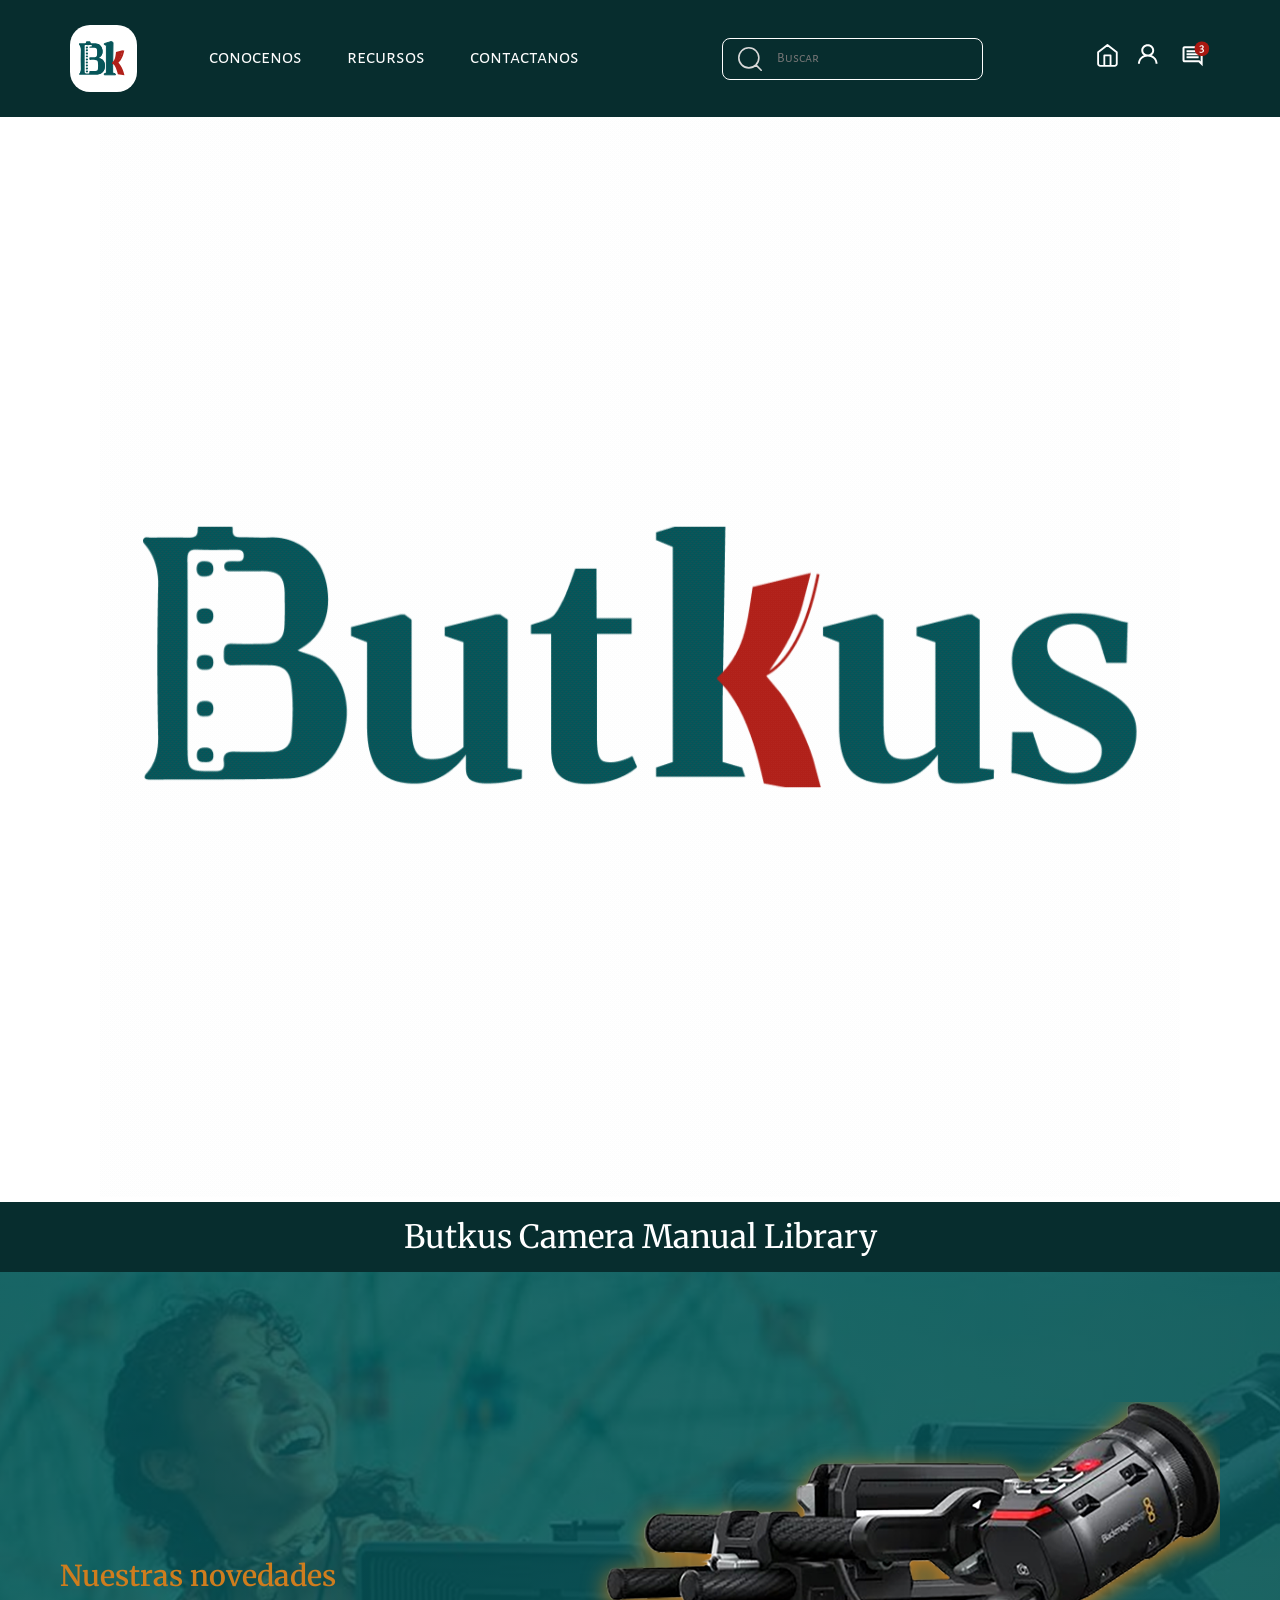
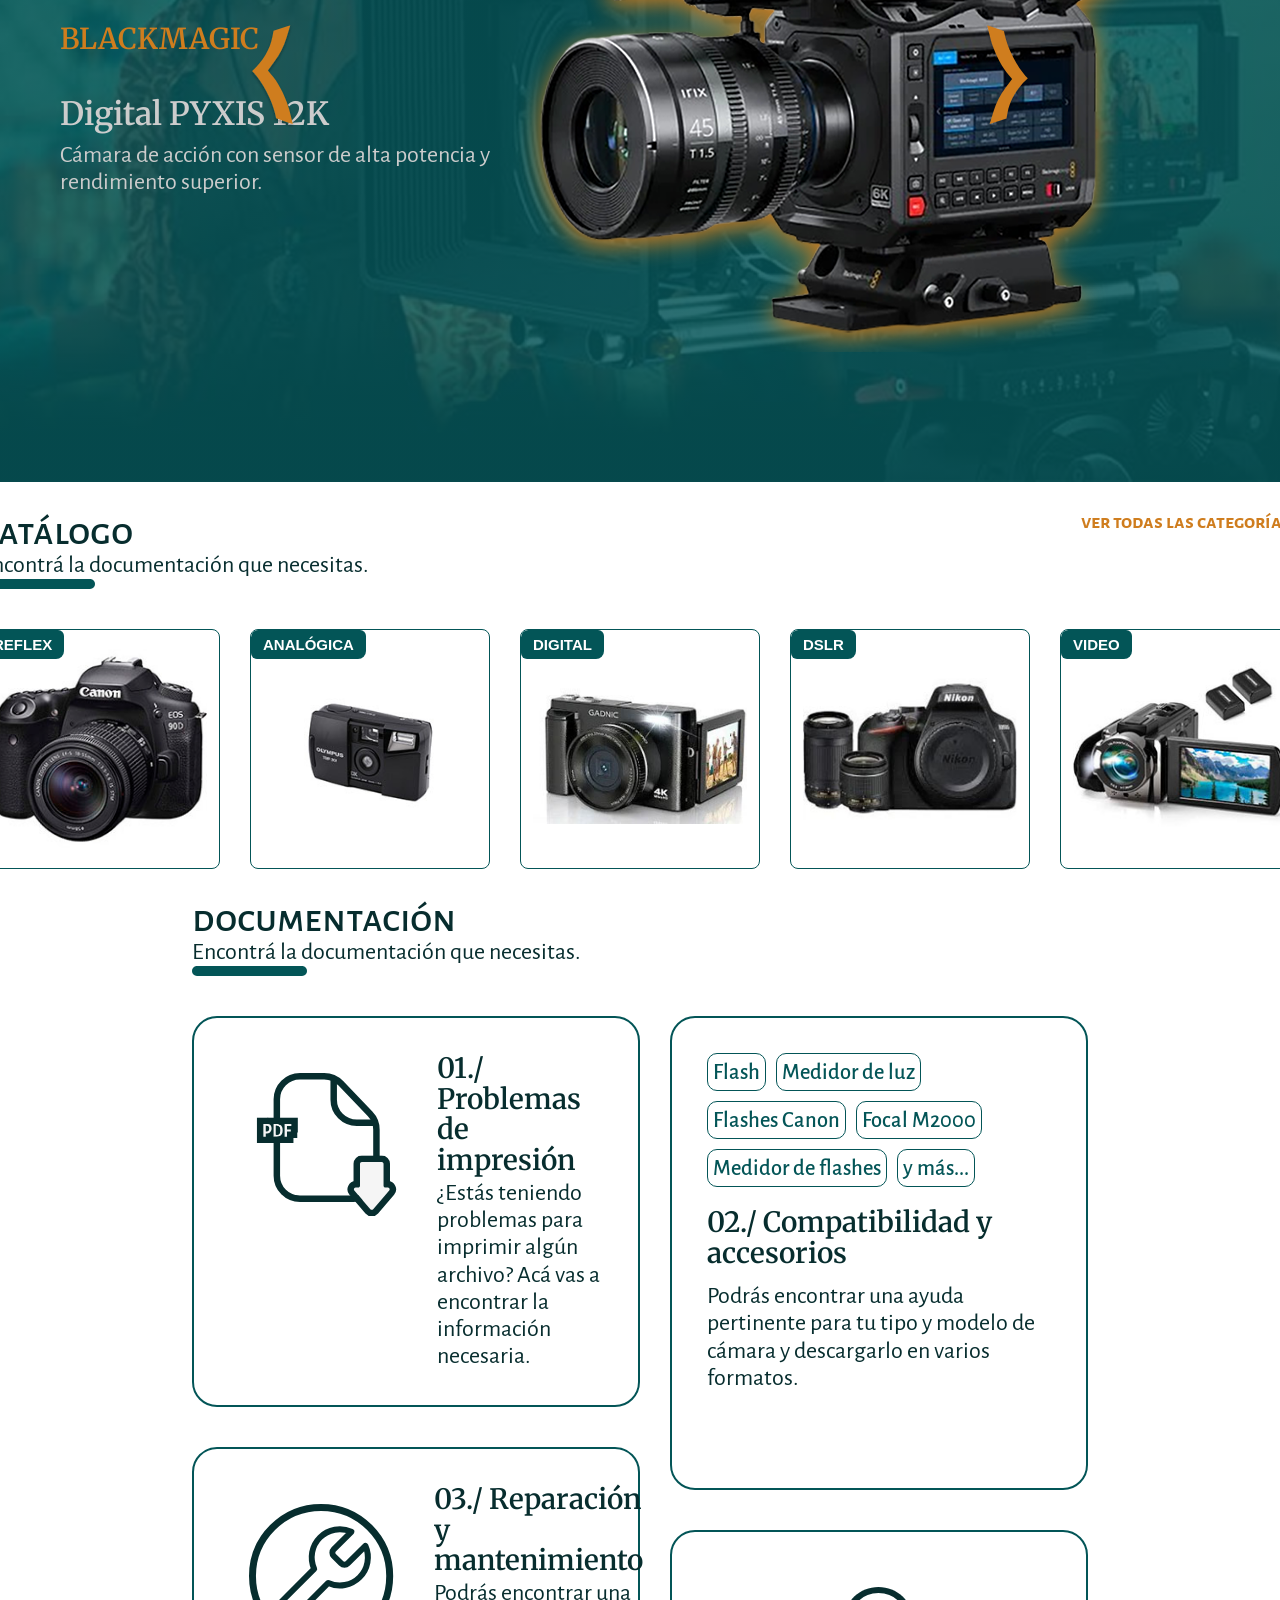
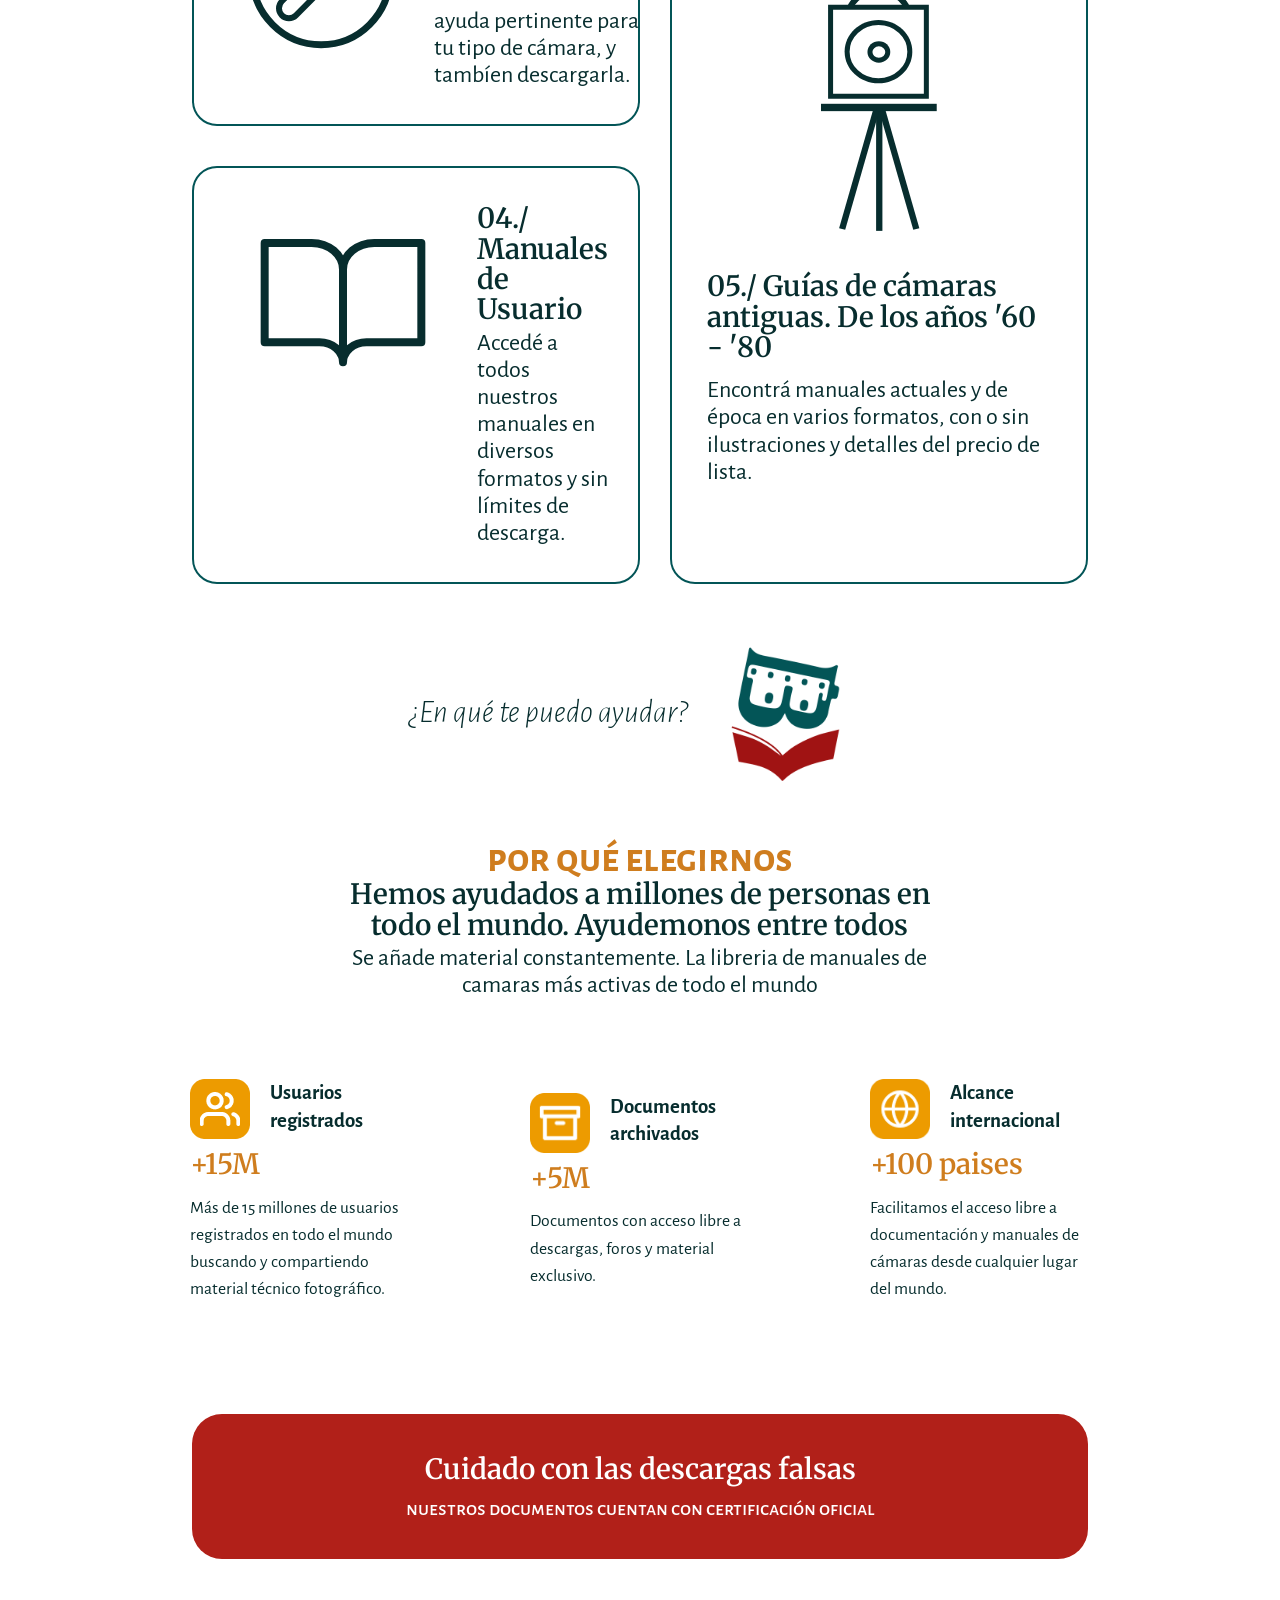
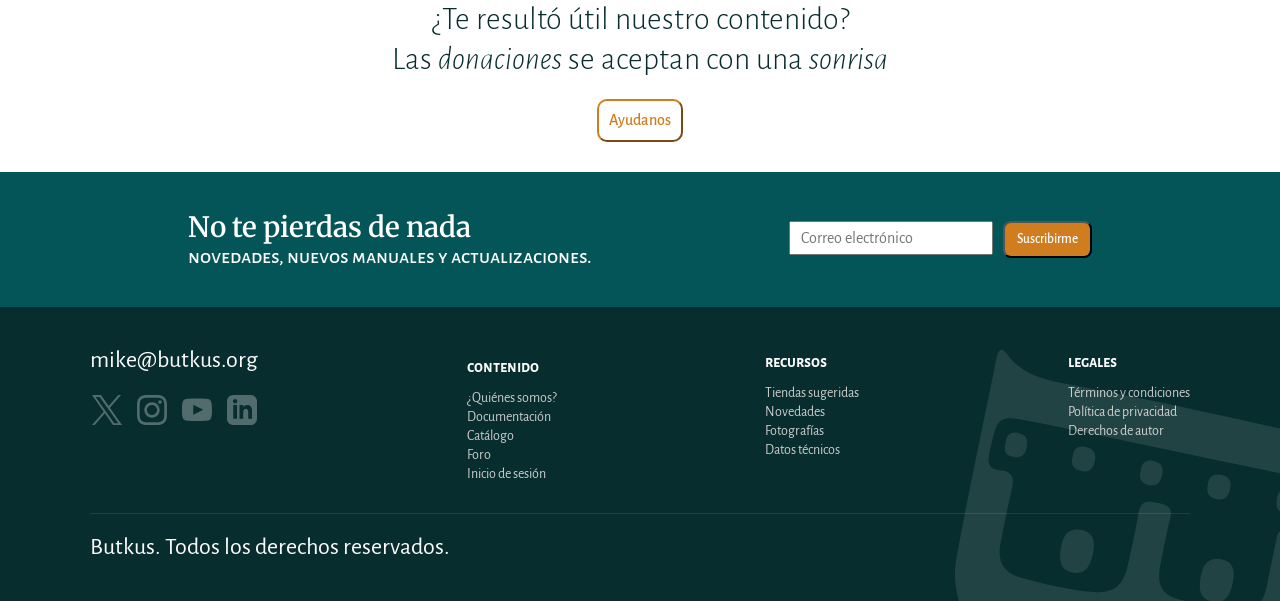
<file: index.html>
<!DOCTYPE html>
<html lang="es">

<head>
    <meta charset="utf-8" />
    <meta name="viewport" content="width=device-width, initial-scale=1.0">
    <title>Butkus | Inicio </title>
    <link href="style.css" rel="stylesheet" type="text/css">
    <link rel="icon" type="image/x-icon" href="img/img/otras-img/favicon.ico">
    <link rel="preconnect" href="https://fonts.googleapis.com">
    <link rel="preconnect" href="https://fonts.gstatic.com" crossorigin>
    <link
        href="https://fonts.googleapis.com/css2?family=Merriweather:ital,opsz,wght@0,18..144,300..900;1,18..144,300..900&display=swap"
        rel="stylesheet">
    <link rel="preconnect" href="https://fonts.googleapis.com">
    <link rel="preconnect" href="https://fonts.gstatic.com" crossorigin>
    <link
        href="https://fonts.googleapis.com/css2?family=Alegreya+Sans:ital,wght@0,100;0,300;0,400;0,500;0,700;0,800;0,900;1,100;1,300;1,400;1,500;1,700;1,800;1,900&display=swap"
        rel="stylesheet">
    <link rel="preconnect" href="https://fonts.googleapis.com">
    <link rel="preconnect" href="https://fonts.gstatic.com" crossorigin>
    <link
        href="https://fonts.googleapis.com/css2?family=Alegreya+Sans+SC:ital,wght@0,100;0,300;0,400;0,500;0,700;0,800;0,900;1,100;1,300;1,400;1,500;1,700;1,800;1,900&display=swap"
        rel="stylesheet">
    <script src="animaciones.js"></script>

</head>

<body>
    <header>
        <nav id="nav-contenedor">
            <img class="bk-logo" src="img/img/logos/bk-logo-header.svg" alt="logo de Butkus" width="67" height="67">

            <div class="navegador">
                <a href="conocenos.html">conocenos</a>
                <details class="menu-desplegable">
                    <summary>recursos</summary>

                    <div class="submenu-flotante">

                        <details class="sub-details">
                            <summary>
                                <p class="links-nav">catálogo <img src="img/img/logos/flecha-blanca-chiquita.svg"
                                        alt="flecha-derecha-blanca" height="14px" width="12px" /></p>
                            </summary>
                            <div class="sub-links">
                                <a href=#>reflex</a>
                                <a href="#">analógica</a>
                                <a href="#">digital</a>
                                <a href="#">dsrl</a>
                                <a href="#">de video</a>
                            </div>
                        </details>

                        <details class="sub-details">
                            <summary>
                                <p class="links-nav">tutoriales <img src="img/img/logos/flecha-blanca-chiquita.svg"
                                        alt="flecha-derecha-blanca" height="14px" width="12px" /></p>
                            </summary>
                            <div class="sub-links">
                                <a href="videoteca.html">youtube</a>
                                <a href="#">tiktok</a>
                                <a href="#">telegram</a>
                            </div>
                        </details>

                        <details class="sub-details">
                            <summary>
                                <p class="links-nav">documentacion <img src="img/img/logos/flecha-blanca-chiquita.svg"
                                        alt="flecha-derecha-blanca" height="14px" width="12px" /></p>
                            </summary>
                            <div class="sub-links">
                                <a href="documentos.html">manuales</a>
                                <a href="#">compatibilidad</a>
                                <a href="#">problemas de impresión</a>
                                <a href="#">reparación</a>
                            </div>
                        </details>
                    </div>
                </details>
                <a href="#">contactanos</a>
            </div>

            <div>
                <img class="menu-hamburguesa" src="img/img/mobile/menu.png" height="42px" width="42px"
                    alt="menu hamburguesa">
            </div>


            <div>
                <form action="/buscar" method="get" enctype="text/plain" class="contenedor-buscador">
                    <label for="search-input" class="ocultar-nav"></label>
                    <img src="img/img/logos/icono_busqueda.svg" height="24" width="24" />
                    <input type="search" id="search-input" name="search-input" placeholder="Buscar" required>
                </form>
            </div>

            <ul>
                <li class="logos-header">
                    <a href="index.html"><img src="img/img/logos/icono-home-header.svg" alt="logo casa" width="25px"
                            height="25px"></a>
                    <a href="inicio-sesion.html"><img src="img/img/logos/icono-usuario_header.svg" alt="logo usuario"
                            width="35px" height="35px"></a>
                    <a href="#"><img src="img/img/logos/icono_mensaje_header.svg" alt="logo mensaje" width="35px"
                            height="35px"></a>
                </li>
            </ul>
        </nav>
    </header>


    <main class="index">
        <section>
            <img class="animacion-inicio-butkus" src="img/img/otras-img/animacion-butkus-inicio.gif"
                alt="animacion-butkus-inicio" />

            <img id="animacion-estatica" src="img/img/mobile/inicio-presentacion.png" alt="animacion-celular"
                width="246px" height="171px" />
        </section>

        <h1>Butkus Camera Manual Library</h1>

        <section class="carrusel-mobile">
                    <div class="contenedor-imagenes">
                        <img src="img/img/mobile/carrusel-1-mobile.png" alt="carrusel-mobile-1" width="500px" height="274px">
                        <img src="img/img/mobile/carrusel-2-mobile.png" alt="carrusel-mobile-2" width="500px" height="274px">
                        <img src="img/img/mobile/carrusel-3-mobile.png" alt="carrusel-mobile-3" width="500px" height="274px">
                    </div>
                </section>


        <section class="contenedor-carrusel-novedades">
            <div class="flechas">
                <img src="img/img/logos/flecha_carrusel-izquierda.svg" alt="Anterior" id="btn-anterior" />
                <img src="img/img/logos/flecha-carrusel-derecha.svg" alt="Siguiente" id="btn-siguiente" />
            </div>

            <div class="carrusel-contenedor">
                <div class="slide-carrusel activo">
                    <div class="info-carrusel">
                        <span class="naranja-carrusel">Nuestras novedades</span>
                        <h3>BLACKMAGIC</h3>
                        <h2>Digital PYXIS 12K</h2>
                        <p>Cámara de acción con sensor de alta potencia y rendimiento superior.</p>
                    </div>
                    <div>
                        <img class="img-carrusel"
                            src="img/img/1-inicio-carrusel/1_inicio_carrucel_blackmagic_digital_.png"
                            alt="Digital PYXIS 12K" />
                    </div>
                </div>               


                <div class="slide-carrusel">
                    <div class="info-carrusel">
                        <span class="naranja-carrusel">Nuestras novedades</span>
                        <h3>PRECOMBO</h3>
                        <h2>Osmo Action 5 PRO</h2>
                        <p>Cámara cinematográfica digital con el sensor de fotograma completo más adaptable del mercado.
                        </p>
                    </div>
                    <div>
                        <img class="img-carrusel" src="img/img/1-inicio-carrusel/2-inicio-carrucel-osmo-action5pro.png"
                            alt="Osmo Action 5 PRO" />
                    </div>
                </div>

                <div class="slide-carrusel">
                    <div class="info-carrusel">
                        <span class="naranja-carrusel">Nuestras novedades</span>
                        <h3>4K CMOS</h3>
                        <h2>Sony HDC 3500</h2>
                        <p>Cámara de acción con sensor de alta potencia y rendimiento superior.</p>
                    </div>
                    <div class="img-carrusel">
                        <img src="img/img/1-inicio-carrusel/3-inicio-carrucel-4k-cmos.png" alt="Sony HDC 3500" />
                    </div>
                </div>
            </div>
        </section>

        <section class="catalogo-carrusel">
            <div class="info-catalogo-index">
                <div class="lpm">
                    <h2>catálogo</h2>
                    <p class="nav">ver todas las categorías <img src="img/img/logos/flecha-naranja-chiquita.svg" /></p>
                </div>
                <p>Encontrá la documentación que necesitas.</p>
                <img src="img/img/logos/miscelanea-linea-verde.svg" alt="miscelanea-linea-verde" height="10"
                    width="115" />
            </div>

            <div class="imagenes-catalogo-index">
                <div class="tarjeta-catalogo">
                    <span class="etiqueta">REFLEX</span>
                    <img class="catalogo-1" src="img/img/1-1-catalogo/1_inicio_secc_catalogo_reflex.jpg"
                        alt="catalogo-reflex" />
                </div>

                <div class="tarjeta-catalogo">
                    <span class="etiqueta">ANALÓGICA</span>
                    <img class="catalogo-2" src="img/img/1-1-catalogo/2_inicio_secc_catalogo_analogica.jpg"
                        alt="catalogo-analogica" />
                </div>

                <div class="tarjeta-catalogo">
                    <span class="etiqueta">DIGITAL</span>
                    <img class="catalogo-3" src="img/img/1-1-catalogo/3_inicio_secc_catalogo_digital.jpg"
                        alt="catalogo-digital" />
                </div>

                <div class="tarjeta-catalogo">
                    <span class="etiqueta">DSLR</span>
                    <img class="catalogo-4" src="img/img/1-1-catalogo/4_inicio_secc_catalogo_dslr.jpg"
                        alt="catalogo-dsrl" />
                </div>

                <div class="tarjeta-catalogo">
                    <span class="etiqueta">VIDEO</span>
                    <img class="catalogo-5" src="img/img/1-1-catalogo/5_inicio_secc_catalogo_devideo.jpg"
                        alt="catalogo-de-video" />
                </div>
            </div>
        </section>


        <section class="documentacion-index">
            <div class="info-documentacion-index">
                <h2>documentación</h2>
                <p>Encontrá la documentación que necesitas.</p>
                <img src="img/img/logos/miscelanea-linea-verde.svg" alt="miscelanea-linea-verde" height="10"
                    width="115" />
            </div>

            <article class="recursos">
                <div class=documentacion-columna_izq>
                    <article class="boton-impresion">
                        <img src="img/img/logos/logo-pdf.svg" alt="icono-problemas-impresion" width="152"
                            height="144" />
                        <div class="info-btn">
                            <h3>01./ Problemas de impresión</h3>
                            <p>¿Estás teniendo problemas para imprimir algún archivo? Acá vas a encontrar la información
                                necesaria.</p>
                        </div>
                    </article>

                    <article class="boton-reparacion">
                        <img src="img/img/logos/icono-reparacion.svg" alt="icono-reparacion" width="145" height="145" />
                        <div class="info-btn">
                            <h3>03./ Reparación y mantenimiento</h3>
                            <p>Podrás encontrar una ayuda pertinente para tu tipo de cámara, y tambíen descargarla.</p>
                        </div>
                    </article>

                    <article class="boton-manuales">
                        <img src="img/img/logos/icono-libro-abierto.svg" alt="icono-libro-abierto" width="188"
                            height="159" />
                        <div class="info-btn">
                            <h3>04./ Manuales de Usuario</h3>
                            <p>Accedé a todos nuestros manuales en diversos formatos y sin límites de descarga.</p>
                        </div>
                    </article>
                </div>

                <div class=documentacion-columna_der>
                    <article class="boton-compatibilidad">
                        <div class="botones-formularios">
                            <p class="boton-formularios">Flash</p>
                            <p class="boton-formularios">Medidor de luz</p>
                            <p class="boton-formularios">Flashes Canon</p>
                            <p class="boton-formularios">Focal M2000</p>
                            <p class="boton-formularios">Medidor de flashes</p>
                            <p class="boton-formularios">y más...</p>
                        </div>
                        <div class="info-btn">
                            <h3>02./ Compatibilidad y accesorios</h3>
                            <p>Podrás encontrar una ayuda pertinente para tu tipo y modelo de cámara y descargarlo en
                                varios formatos.</p>
                        </div>
                    </article>

                    <article class="boton-antiguas">
                        <img src="img/img/logos/icono-camara.svg" alt="icono-camara-antigua" width="116" height="244" />
                        <div class="info-btn">
                            <h3>05./ Guías de cámaras antiguas. De los años '60 - '80</h3>
                            <p>Encontrá manuales actuales y de época en varios formatos, con o sin ilustraciones y
                                detalles
                                del precio de lista.</p>
                        </div>
                    </article>
                </div>
            </article>
        </section>

        <section class="ayuda">
            <p class="frase-donacion"><span class="italic"> ¿En qué te puedo ayudar?</span></p>
            <img src="img/img/otras-img/gif-mike-ayudante.gif" alt="gif-mike-ayudante" width="175" height="175" />
        </section>

        <section>
            <div class="animacion-estadisticas" id="seccion-superior">
                <h2 class="naranja">por qué elegirnos</h2>
                <h3>Hemos ayudados a millones de personas en todo el mundo. Ayudemonos entre todos</h3>
                <p>Se añade material constantemente. La libreria de manuales de camaras más activas de todo el mundo</p>
            </div>
        </section>


        <div class="contenedor-cards-estadisticas">
            <article class="card-estadisticas">
                <div class="presentacion-tema">
                    <img src="img/img/logos/icono-usuarios-registrados.png" alt="icono-usuarios-registrados" width="60"
                        height="60" />
                    <h4>Usuarios registrados</h4>
                </div>
                <h3>+15M</h3>
                <p>Más de 15 millones de usuarios registrados en todo el mundo buscando y compartiendo material
                    técnico fotográfico.</p>
            </article>

            <article class="card-estadisticas">
                <div class="presentacion-tema"><img src="img/img/logos/icono-documentos-registrados.png"
                        alt="icono-documentos-archivados" width="60" height="60" />
                    <h4>Documentos archivados</h4>
                </div>
                <h3>+5M</h3>
                <p>Documentos con acceso libre a descargas, foros y material exclusivo.</p>
            </article>

            <article class="card-estadisticas">
                <div class="presentacion-tema">
                    <img src="img/img/logos/icono-alcance-internacional.png" alt="icono-alcance-internacional"
                        width="60" height="60" />
                    <h4>Alcance internacional</h4>
                </div>
                <h3>+100 paises</h3>
                <p>Facilitamos el acceso libre a documentación y manuales de cámaras desde cualquier lugar del
                    mundo.</p>
            </article>

        </div>


        <section class="atencion">
            <h3 class="blanco">Cuidado con las descargas falsas</h3>
            <p class="nav">nuestros documentos cuentan con certificación oficial</p>
        </section>

        <section class="donacion">
            <p class="frase-donacion">¿Te resultó útil nuestro contenido?</p>
            <p class="frase-donacion">Las <span class="italic">donaciones</span> se aceptan con una <span
                    class="italic">sonrisa</span></p>
            <a href="donacion.html"><button class="btn-marco-naranja">Ayudanos</button></a>
        </section>

        <section class="newsletter">
            <div class="info-newsletter">
                <h3 class="blanco">No te pierdas de nada</h3>
                <p class="nav">novedades, nuevos manuales y actualizaciones.</p>
            </div>
            <form action="#" method="post" enctype="text/plain">
                <label for="email" class="versalita"></label>
                <input type="email" name="email" id="email" placeholder="Correo electrónico" required>
                <input type="submit" value="Suscribirme" class="btn-siguiente">
            </form>
        </section>

    </main>


    <footer>
        <div class="footer-contenedor">
            <div class="footer-arriba">
                <div class="footer-columna">
                    <p>mike@butkus.org</p>
                    <ul class="logos-footer">
                        <li><a href="#"><img src="img/img/logos/logo-twitter.svg" alt="logo twitter" width="30"
                                    height="30"></a></li>
                        <li><a href="#"><img src="img/img/logos/logo-instagram.svg" alt="logo instagram" width="30"
                                    height="30"></a>
                        </li>
                        <li><a href="#"><img src="img/img/logos/logo-youtube.svg" alt="logo youtube" width="30"
                                    height="30"></a></li>
                        <li><a href="#"><img src="img/img/logos/logo-linkedin.svg" alt="logo linkedin" width="30"
                                    height="30"></a></li>
                    </ul>
                </div>


                <div class="footer-columna">
                    <h3>
                        <h3>contenido</h3>
                    </h3>
                    <ul>
                        <li><a href="#">¿Quiénes somos?</a></li>
                        <li><a href="#">Documentación</a></li>
                        <li><a href="#">Catálogo</a></li>
                        <li><a href="#">Foro</a></li>
                        <li><a href="#">Inicio de sesión</a></li>
                    </ul>
                </div>

                <div class="footer-columna">
                    <h3>recursos</h3>
                    <ul>
                        <li><a href="#">Tiendas sugeridas</a></li>
                        <li><a href="#">Novedades</a></li>
                        <li><a href="#">Fotografías</a></li>
                        <li><a href="#">Datos técnicos</a></li>
                    </ul>
                </div>

                <div id="tercer-columna" class="footer-columna">
                    <h3>legales</h3>
                    <ul>
                        <li><a href="#">Términos y condiciones</a></li>
                        <li><a href="#">Política de privacidad</a></li>
                        <li><a href="#">Derechos de autor</a></li>
                    </ul>
                </div>

            </div>
            <div class="footer-abajo">
                <p>Butkus. Todos los derechos reservados.</p>
                <img src="img/img/logos/mike-footer.svg" alt="logo Butkus">
            </div>
        </div>
    </footer>

</body>

</html>
</file>
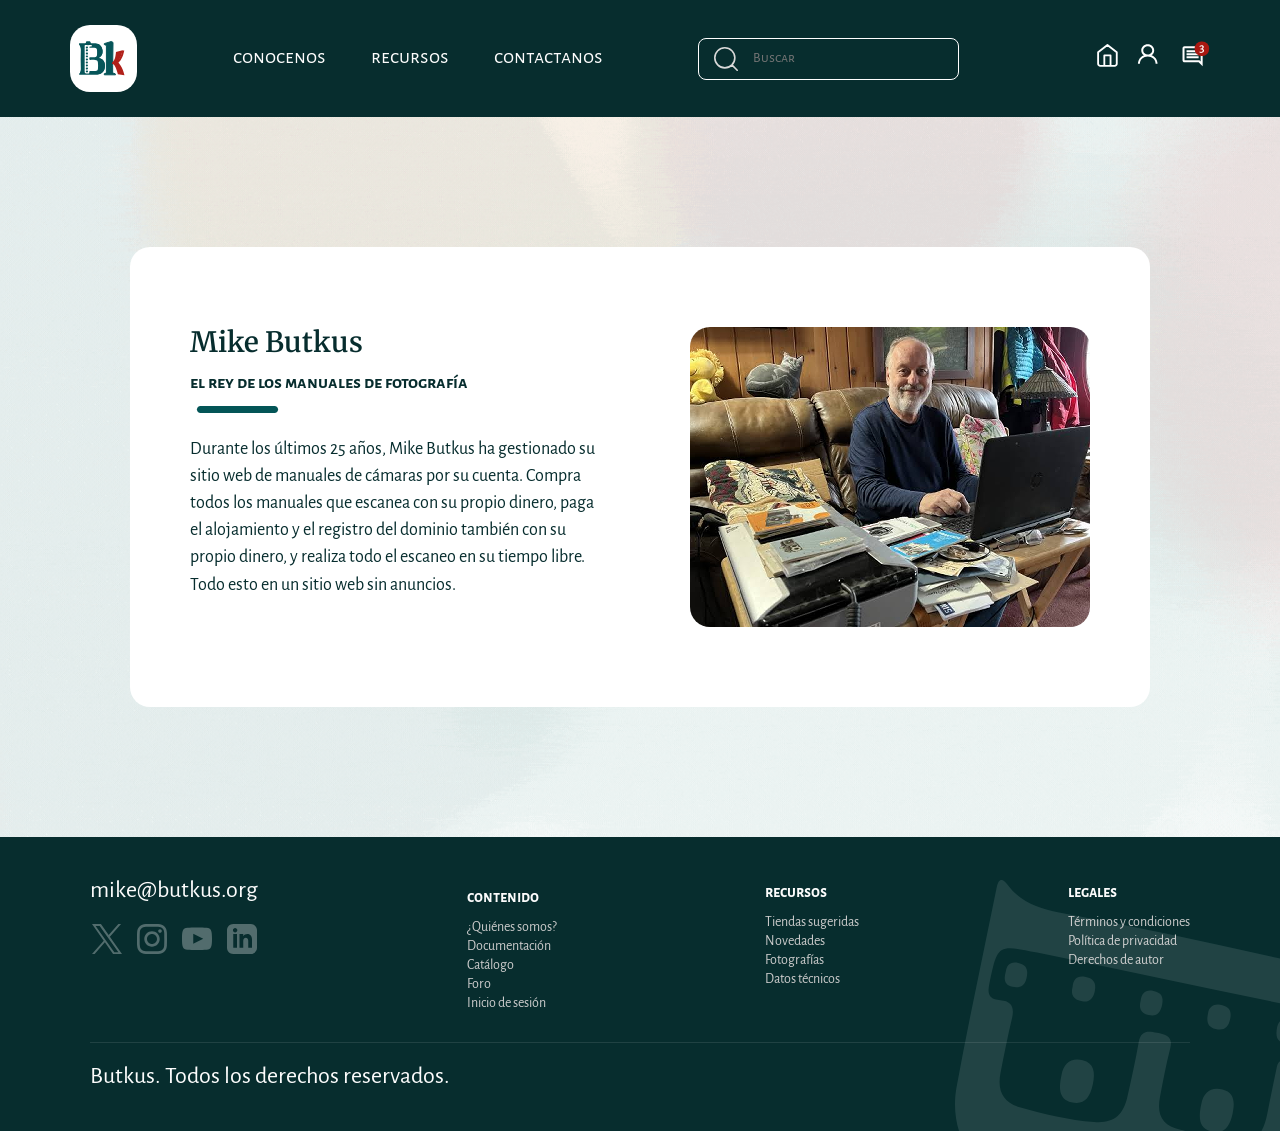
<file: conocenos.html>
<!DOCTYPE html>
<html lang="es">

<head>
    <meta charset="utf-8" />
    <meta name="viewport" content="width=device-width, initial-scale=1.0">
    <title>Butkus | Conocenos </title>
    <link href="style.css" rel="stylesheet" type="text/css">

    <link rel="icon" type="image/x-icon" href="img/img/otras-img/favicon.ico">
    <link rel="preconnect" href="https://fonts.googleapis.com">
    <link rel="preconnect" href="https://fonts.gstatic.com" crossorigin>
    <link
        href="https://fonts.googleapis.com/css2?family=Merriweather:ital,opsz,wght@0,18..144,300..900;1,18..144,300..900&display=swap"
        rel="stylesheet">
    <link rel="preconnect" href="https://fonts.googleapis.com">
    <link rel="preconnect" href="https://fonts.gstatic.com" crossorigin>
    <link
        href="https://fonts.googleapis.com/css2?family=Alegreya+Sans:ital,wght@0,100;0,300;0,400;0,500;0,700;0,800;0,900;1,100;1,300;1,400;1,500;1,700;1,800;1,900&display=swap"
        rel="stylesheet">
    <link rel="preconnect" href="https://fonts.googleapis.com">
    <link rel="preconnect" href="https://fonts.gstatic.com" crossorigin>
    <link
        href="https://fonts.googleapis.com/css2?family=Alegreya+Sans+SC:ital,wght@0,100;0,300;0,400;0,500;0,700;0,800;0,900;1,100;1,300;1,400;1,500;1,700;1,800;1,900&display=swap"
        rel="stylesheet">
</head>

<body>
    <header>
        <nav>
            <img src="img/img/logos/bk-logo-header.svg" alt="logo de Butkus" width="67" height="67">
            <div class="navegador">
                <a href="conocenos.html">conocenos</a>
                <details class="menu-desplegable">
                    <summary>recursos</summary>

                    <div class="submenu-flotante">

                        <details class="sub-details">
                            <summary>
                                <p class="links-nav">catálogo <img src="img/img/logos/flecha-blanca-chiquita.svg"
                                        alt="flecha-derecha-blanca" height="14px" width="12px" /></p>
                            </summary>
                            <div class="sub-links">
                                <a href=#>reflex</a>
                                <a href="#">analógica</a>
                                <a href="#">digital</a>
                                <a href="#">dsrl</a>
                                <a href="#">de video</a>
                            </div>
                        </details>

                        <details class="sub-details">
                            <summary>
                                <p class="links-nav">tutoriales <img src="img/img/logos/flecha-blanca-chiquita.svg"
                                        alt="flecha-derecha-blanca" height="14px" width="12px" /></p>
                            </summary>
                            <div class="sub-links">
                                <a href="videoteca.html">youtube</a>
                                <a href="#">tiktok</a>
                                <a href="#">telegram</a>
                            </div>
                        </details>

                        <details class="sub-details">
                            <summary>
                                <p class="links-nav">documentacion <img src="img/img/logos/flecha-blanca-chiquita.svg"
                                        alt="flecha-derecha-blanca" height="14px" width="12px" /></p>
                            </summary>
                            <div class="sub-links">
                                <a href="documentos.html">manuales</a>
                                <a href="#">compatibilidad</a>
                                <a href="#">problemas de impresión</a>
                                <a href="#">reparación</a>
                            </div>
                        </details>
                    </div>
                </details>
                <a href="#">contactanos</a>
            </div>


            <div>
                <form action="/buscar" method="get" enctype="text/plain" class="contenedor-buscador">
                    <label for="search-input" class="ocultar-nav"></label>
                    <img src="img/img/logos/icono_busqueda.svg" height="24" width="24" />
                    <input type="search" id="search-input" name="search-input" placeholder="Buscar" required>
                </form>
            </div>

            <ul>
                <li class="logos-header">
                    <a href="index.html"><img src="img/img/logos/icono-home-header.svg" alt="logo casa" width="25px"
                            height="25px"></a>
                    <a href="inicio-sesion.html"><img src="img/img/logos/icono-usuario_header.svg" alt="logo usuario"
                            width="35px" height="35px"></a>
                    <a href="#"><img src="img/img/logos/icono_mensaje_header.svg" alt="logo mensaje" width="35px"
                            height="35px"></a>
                </li>
            </ul>
        </nav>
    </header>

    <main id="fondo-conocenos" class="contenedor">
        <section class="contenedor-conocenos">
            <div class="contenedor-card-conocenos">
                <h3>Mike Butkus</h3>
                <p class="versalita">el rey de los manuales de fotografía</p>
                <img src="img/img/logos/miscelanea-linea-verde.svg" alt="miscelanea-linea-verde" height="7" width="95">
                <p>Durante los últimos 25 años, Mike Butkus ha gestionado su sitio web de manuales de cámaras por su
                    cuenta. Compra todos los manuales que escanea con su propio dinero, paga el alojamiento y el
                    registro del dominio también con su propio dinero, y realiza todo el escaneo en su tiempo libre.
                    Todo esto en un sitio web sin anuncios.</p>
            </div>

            <img src="img/img/otras-img/mike-butkus-rey.png" alt="fotografía de Mike Butkus, creador de Butkus.org"
                height="300" width="400">

        </section>
    </main>


    <footer>
        <div class="footer-contenedor">
            <div class="footer-arriba">
                <div class="footer-columna">
                    <p>mike@butkus.org</p>
                    <ul class="logos-footer">
                        <li><a href="#"><img src="img/img/logos/logo-twitter.svg" alt="logo twitter" width="30"
                                    height="30"></a></li>
                        <li><a href="#"><img src="img/img/logos/logo-instagram.svg" alt="logo instagram" width="30"
                                    height="30"></a>
                        </li>
                        <li><a href="#"><img src="img/img/logos/logo-youtube.svg" alt="logo youtube" width="30"
                                    height="30"></a></li>
                        <li><a href="#"><img src="img/img/logos/logo-linkedin.svg" alt="logo linkedin" width="30"
                                    height="30"></a></li>
                    </ul>
                </div>


                <div class="footer-columna">
                    <h3>
                        <h3>contenido</h3>
                    </h3>
                    <ul>
                        <li><a href="#">¿Quiénes somos?</a></li>
                        <li><a href="#">Documentación</a></li>
                        <li><a href="#">Catálogo</a></li>
                        <li><a href="#">Foro</a></li>
                        <li><a href="#">Inicio de sesión</a></li>
                    </ul>
                </div>

                <div class="footer-columna">
                    <h3>recursos</h3>
                    <ul>
                        <li><a href="#">Tiendas sugeridas</a></li>
                        <li><a href="#">Novedades</a></li>
                        <li><a href="#">Fotografías</a></li>
                        <li><a href="#">Datos técnicos</a></li>
                    </ul>
                </div>

                <div class="footer-columna">
                    <h3>legales</h3>
                    <ul>
                        <li><a href="#">Términos y condiciones</a></li>
                        <li><a href="#">Política de privacidad</a></li>
                        <li><a href="#">Derechos de autor</a></li>
                    </ul>
                </div>

            </div>
            <div class="footer-abajo">
                <p>Butkus. Todos los derechos reservados.</p>
                <img src="img/img/logos/mike-footer.svg" alt="logo Butkus">
            </div>
        </div>
    </footer>
</body>

</html>
</file>
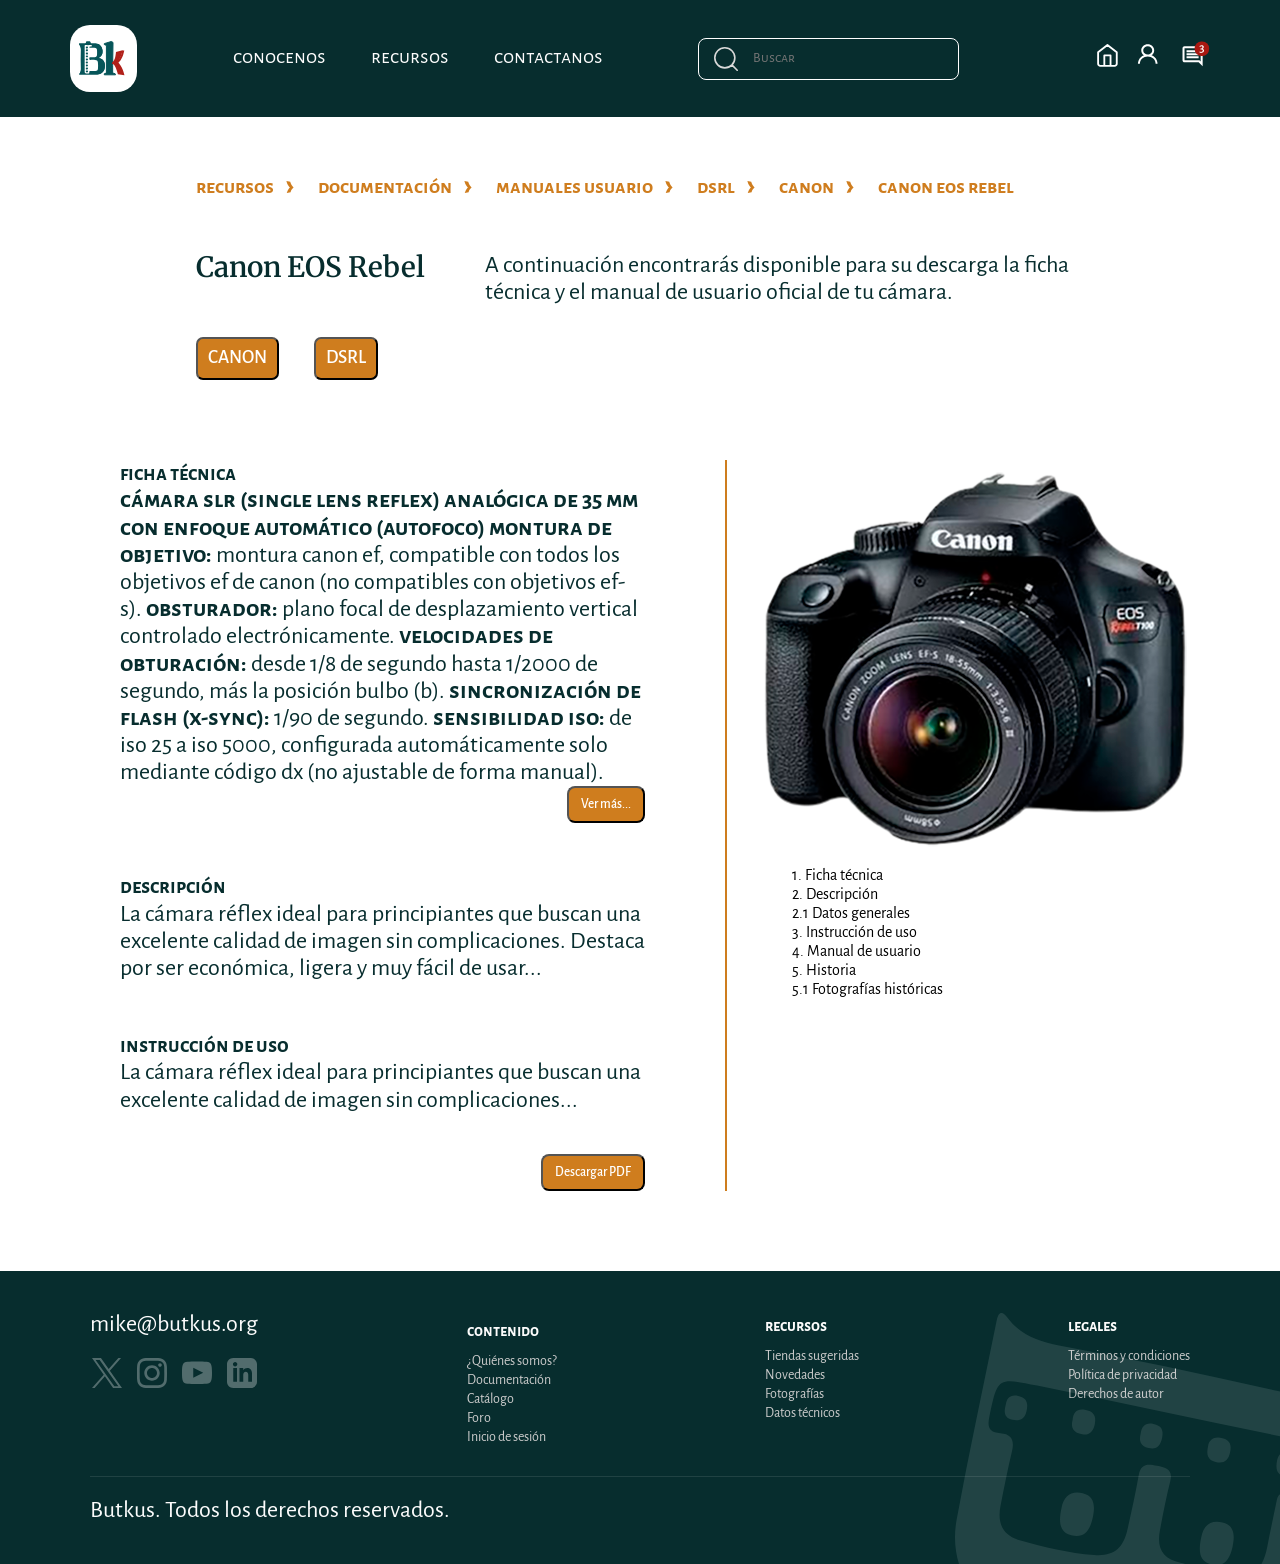
<file: documentos.html>
<!DOCTYPE html>
<html lang="es">

<head>
    <meta charset="utf-8" />
    <meta name="viewport" content="width=device-width, initial-scale=1.0">
    <title>Butkus | Documentos</title>
    <link href="style.css" rel="stylesheet" type="text/css">
    <link rel="icon" type="image/x-icon" href="img/img/otras-img/favicon.ico">
    <link rel="preconnect" href="https://fonts.googleapis.com">
    <link rel="preconnect" href="https://fonts.gstatic.com" crossorigin>
    <link
        href="https://fonts.googleapis.com/css2?family=Merriweather:ital,opsz,wght@0,18..144,300..900;1,18..144,300..900&display=swap"
        rel="stylesheet">
    <link rel="preconnect" href="https://fonts.googleapis.com">
    <link rel="preconnect" href="https://fonts.gstatic.com" crossorigin>
    <link
        href="https://fonts.googleapis.com/css2?family=Alegreya+Sans:ital,wght@0,100;0,300;0,400;0,500;0,700;0,800;0,900;1,100;1,300;1,400;1,500;1,700;1,800;1,900&display=swap"
        rel="stylesheet">
    <link rel="preconnect" href="https://fonts.googleapis.com">
    <link rel="preconnect" href="https://fonts.gstatic.com" crossorigin>
    <link
        href="https://fonts.googleapis.com/css2?family=Alegreya+Sans+SC:ital,wght@0,100;0,300;0,400;0,500;0,700;0,800;0,900;1,100;1,300;1,400;1,500;1,700;1,800;1,900&display=swap"
        rel="stylesheet">
</head>

<body>
    <header>
        <nav>
            <img src="img/img/logos/bk-logo-header.svg" alt="logo de Butkus" width="67" height="67">
            <div class="navegador">
                <a href="conocenos.html">conocenos</a>
                <details class="menu-desplegable">
                    <summary>recursos</summary>

                    <div class="submenu-flotante">

                        <details class="sub-details">
                            <summary>
                                <p class="links-nav">catálogo <img src="img/img/logos/flecha-blanca-chiquita.svg"
                                        alt="flecha-derecha-blanca" height="14px" width="12px" /></p>
                            </summary>
                            <div class="sub-links">
                                <a href=#>reflex</a>
                                <a href="#">analógica</a>
                                <a href="#">digital</a>
                                <a href="#">dsrl</a>
                                <a href="#">de video</a>
                            </div>
                        </details>

                        <details class="sub-details">
                            <summary>
                                <p class="links-nav">tutoriales <img src="img/img/logos/flecha-blanca-chiquita.svg"
                                        alt="flecha-derecha-blanca" height="14px" width="12px" /></p>
                            </summary>
                            <div class="sub-links">
                                <a href="videoteca.html">youtube</a>
                                <a href="#">tiktok</a>
                                <a href="#">telegram</a>
                            </div>
                        </details>

                        <details class="sub-details">
                            <summary>
                                <p class="links-nav">documentacion <img src="img/img/logos/flecha-blanca-chiquita.svg"
                                        alt="flecha-derecha-blanca" height="14px" width="12px" /></p>
                            </summary>
                            <div class="sub-links">
                                <a href="documentos.html">manuales</a>
                                <a href="#">compatibilidad</a>
                                <a href="#">problemas de impresión</a>
                                <a href="#">reparación</a>
                            </div>
                        </details>
                    </div>
                </details>
                <a href="#">contactanos</a>
            </div>


            <div>
                <form action="/buscar" method="get" enctype="text/plain" class="contenedor-buscador">
                    <label for="search-input" class="ocultar-nav"></label>
                    <img src="img/img/logos/icono_busqueda.svg" height="24" width="24" />
                    <input type="search" id="search-input" name="search-input" placeholder="Buscar" required>
                </form>
            </div>

            <ul>
                <li class="logos-header">
                    <a href="index.html"><img src="img/img/logos/icono-home-header.svg" alt="logo casa" width="25px"
                            height="25px"></a>
                    <a href="inicio-sesion.html"><img src="img/img/logos/icono-usuario_header.svg" alt="logo usuario"
                            width="35px" height="35px"></a>
                    <a href="#"><img src="img/img/logos/icono_mensaje_header.svg" alt="logo mensaje" width="35px"
                            height="35px"></a>
                </li>
            </ul>
        </nav>
    </header>

    <main class="documentos">

        <section class="introducción-videoteca">
            <div class="migas">
                <div class="palabra-miga">
                    <p class="migas-de-pan">recursos</p>
                    <img src="img/img/logos/flecha-naranja-chiquita.svg" alt="flecha" width="12px" height="12px">
                </div>
                <div class="palabra-miga">
                    <p class="migas-de-pan">documentación</p>
                    <img src="img/img/logos/flecha-naranja-chiquita.svg" alt="flecha" width="12px" height="12px">
                </div>
                <div class="palabra-miga">
                    <p class="migas-de-pan">manuales usuario</p>
                    <img src="img/img/logos/flecha-naranja-chiquita.svg" alt="flecha" width="12px" height="12px">
                </div>
                <div class="palabra-miga">
                    <p class="migas-de-pan">dsrl</p>
                    <img src="img/img/logos/flecha-naranja-chiquita.svg" alt="flecha" width="12px" height="12px">
                </div>
                <div class="palabra-miga">
                    <p class="migas-de-pan">canon</p>
                    <img src="img/img/logos/flecha-naranja-chiquita.svg" alt="flecha" width="12px" height="12px">
                </div>
                <div class="palabra-miga">
                    <p class="migas-de-pan">canon eos rebel</p>
                </div>
            </div>
            <div class="intro-tutorial">
                <div class="h3-y-filtro">
                    <h3>Canon EOS Rebel</h3>
                    <div class="botones">
                        <input type="submit" value="CANON" class="btn-otro">
                        <input type="submit" value="DSRL" class="btn-otro">
                    </div>
                </div>
                <div class="texto-tutorial">
                    <p>A continuación encontrarás disponible para su descarga la ficha técnica y el manual de usuario oficial de tu cámara.</p>

                </div>
            </div>
        </section>

        <section class="contenedor-documento">

            <div class="columna-izq-documento">

                <div>
                    <h4 class="versalita">ficha técnica</h4>
                    <p>
                        <span class="versalita">cámara slr (single lens reflex) analógica de 35 mm con enfoque
                            automático (autofoco)</span>
                        <span class="versalita"> montura de objetivo:</span> montura canon ef, compatible con todos los
                        objetivos ef de canon (no compatibles con objetivos ef-s).
                        <span class="versalita">obsturador:</span> plano focal de desplazamiento vertical controlado
                        electrónicamente.
                        <span class="versalita">velocidades de obturación:</span> desde 1/8 de segundo hasta 1/2000 de
                        segundo, más la posición bulbo (b).
                        <span class="versalita">sincronización de flash (x-sync):</span> 1/90 de segundo.
                        <span class="versalita">sensibilidad iso:</span> de iso 25 a iso 5000, configurada
                        automáticamente solo mediante código dx (no ajustable de forma manual).
                    </p>
                    <div>
                        <input type="submit" value="Ver más..." class="btn-siguiente"> 
                    </div>
                </div>

                <div>
                    <h4 class="versalita">descripción</h4>
                    <p>La cámara réflex ideal para principiantes que buscan una excelente calidad de imagen sin
                        complicaciones. Destaca por ser económica, ligera y muy fácil de usar...</p>
                </div>

                <div>
                    <h4 class="versalita">instrucción de uso</h4>
                    <p>La cámara réflex ideal para principiantes que buscan una excelente calidad de imagen sin
                        complicaciones...</p>
                    <div class="formulario-correo">
                        <a href="#"></a>
                        <input type="submit" value="Descargar PDF" class="btn-siguiente">
                    </div>
                </div>
            </div>

            <article class="columna-der-documento">
                <img src="img/img/otras-img/1_documentos_canon_eos_rebel.png" alt="Canon EOS Rebel" height="401"
                    width="449">
                <ul>
                    <li>1. Ficha técnica</li>
                    <li>2. Descripción</li>
                    <li>2.1 Datos generales</li>
                    <li>3. Instrucción de uso</li>
                    <li>4. Manual de usuario</li>
                    <li>5. Historia</li>
                    <li>5.1 Fotografías históricas</li>
                </ul>
            </article>
        </section>
    </main>

    <footer>
        <div class="footer-contenedor">
            <div class="footer-arriba">
                <div class="footer-columna">
                    <p>mike@butkus.org</p>
                    <ul class="logos-footer">
                        <li><a href="#"><img src="img/img/logos/logo-twitter.svg" alt="logo twitter" width="30"
                                    height="30"></a></li>
                        <li><a href="#"><img src="img/img/logos/logo-instagram.svg" alt="logo instagram" width="30"
                                    height="30"></a>
                        </li>
                        <li><a href="#"><img src="img/img/logos/logo-youtube.svg" alt="logo youtube" width="30"
                                    height="30"></a></li>
                        <li><a href="#"><img src="img/img/logos/logo-linkedin.svg" alt="logo linkedin" width="30"
                                    height="30"></a></li>
                    </ul>
                </div>


                <div class="footer-columna">
                    <h3>
                        <h3>contenido</h3>
                    </h3>
                    <ul>
                        <li><a href="#">¿Quiénes somos?</a></li>
                        <li><a href="#">Documentación</a></li>
                        <li><a href="#">Catálogo</a></li>
                        <li><a href="#">Foro</a></li>
                        <li><a href="#">Inicio de sesión</a></li>
                    </ul>
                </div>

                <div class="footer-columna">
                    <h3>recursos</h3>
                    <ul>
                        <li><a href="#">Tiendas sugeridas</a></li>
                        <li><a href="#">Novedades</a></li>
                        <li><a href="#">Fotografías</a></li>
                        <li><a href="#">Datos técnicos</a></li>
                    </ul>
                </div>

                <div class="footer-columna">
                    <h3>legales</h3>
                    <ul>
                        <li><a href="#">Términos y condiciones</a></li>
                        <li><a href="#">Política de privacidad</a></li>
                        <li><a href="#">Derechos de autor</a></li>
                    </ul>
                </div>

            </div>
            <div class="footer-abajo">
                <p>Butkus. Todos los derechos reservados.</p>
                <img src="img/img/logos/mike-footer.svg" alt="logo Butkus">
            </div>
        </div>
    </footer>
</body>

</html>
</file>
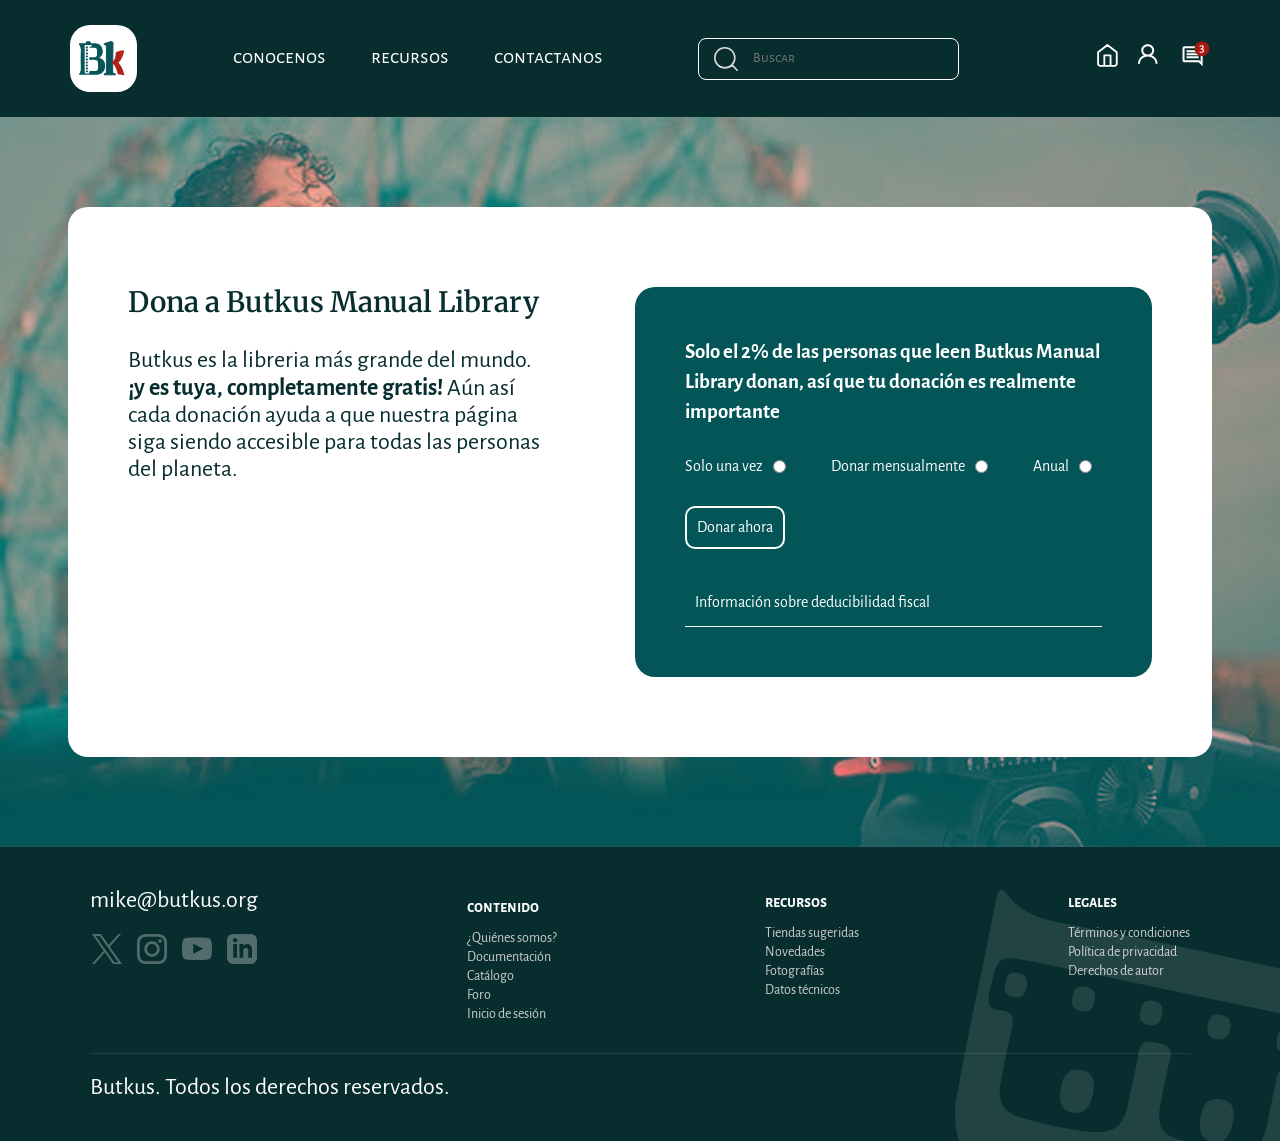
<file: donacion.html>
<!DOCTYPE html>
<html lang="es">

<head>
    <meta charset="utf-8" />
    <meta name="viewport" content="width=device-width, initial-scale=1.0">
    <title>Butkus | Inicio </title>
    <link href="style.css" rel="stylesheet" type="text/css">
    <link rel="icon" type="image/x-icon" href="img/img/otras-img/favicon.ico">
    <link rel="preconnect" href="https://fonts.googleapis.com">
    <link rel="preconnect" href="https://fonts.gstatic.com" crossorigin>
    <link
        href="https://fonts.googleapis.com/css2?family=Merriweather:ital,opsz,wght@0,18..144,300..900;1,18..144,300..900&display=swap"
        rel="stylesheet">
    <link rel="preconnect" href="https://fonts.googleapis.com">
    <link rel="preconnect" href="https://fonts.gstatic.com" crossorigin>
    <link
        href="https://fonts.googleapis.com/css2?family=Alegreya+Sans:ital,wght@0,100;0,300;0,400;0,500;0,700;0,800;0,900;1,100;1,300;1,400;1,500;1,700;1,800;1,900&display=swap"
        rel="stylesheet">
    <link rel="preconnect" href="https://fonts.googleapis.com">
    <link rel="preconnect" href="https://fonts.gstatic.com" crossorigin>
    <link
        href="https://fonts.googleapis.com/css2?family=Alegreya+Sans+SC:ital,wght@0,100;0,300;0,400;0,500;0,700;0,800;0,900;1,100;1,300;1,400;1,500;1,700;1,800;1,900&display=swap"
        rel="stylesheet">
    <script src="animaciones.js"></script>

</head>

<body>
    <header>
        <nav>
            <img src="img/img/logos/bk-logo-header.svg" alt="logo de Butkus" width="67" height="67">
            <div class="navegador">
                <a href="#">conocenos</a>
                <details class="menu-desplegable">
                    <summary>recursos</summary>

                    <div class="submenu-flotante">

                        <details class="sub-details">
                            <summary>
                                <p class="links-nav">catálogo <img src="img/img/logos/flecha-blanca-chiquita.svg"
                                        alt="flecha-derecha-blanca" height="14px" width="12px" /></p>
                            </summary>
                            <div class="sub-links">
                                <a href=#>reflex</a>
                                <a href="#">analógica</a>
                                <a href="#">digital</a>
                                <a href="#">dsrl</a>
                                <a href="#">de video</a>
                            </div>
                        </details>

                        <details class="sub-details">
                            <summary>
                                <p class="links-nav">tutoriales <img src="img/img/logos/flecha-blanca-chiquita.svg"
                                        alt="flecha-derecha-blanca" height="14px" width="12px" /></p>
                            </summary>
                            <div class="sub-links">
                                <a href="videoteca.html">youtube</a>
                                <a href="#">tiktok</a>
                                <a href="#">telegram</a>
                            </div>
                        </details>

                        <details class="sub-details">
                            <summary>
                                <p class="links-nav">documentacion <img src="img/img/logos/flecha-blanca-chiquita.svg"
                                        alt="flecha-derecha-blanca" height="14px" width="12px" /></p>
                            </summary>
                            <div class="sub-links">
                                <a href="documentos.html">manuales</a>
                                <a href="#">compatibilidad</a>
                                <a href="#">problemas de impresión</a>
                                <a href="#">reparación</a>
                            </div>
                        </details>
                    </div>
                </details>
                <a href="#">contactanos</a>
            </div>


            <div>
                <form action="/buscar" method="get" enctype="text/plain" class="contenedor-buscador">
                    <label for="search-input" class="ocultar-nav"></label>
                    <img src="img/img/logos/icono_busqueda.svg" height="24" width="24" />
                    <input type="search" id="search-input" name="search-input" placeholder="Buscar" required>
                </form>
            </div>

            <ul>
                <li class="logos-header">
                    <a href="index.html"><img src="img/img/logos/icono-home-header.svg" alt="logo casa" width="25px"
                            height="25px"></a>
                    <a href="inicio-sesion.html"><img src="img/img/logos/icono-usuario_header.svg" alt="logo usuario"
                            width="35px" height="35px"></a>
                    <a href="#"><img src="img/img/logos/icono_mensaje_header.svg" alt="logo mensaje" width="35px"
                            height="35px"></a>
                </li>
            </ul>
        </nav>
    </header>

    <main class="main-donacion">
        <section class="contenedor-donacion">
            <div class="donación_columna_izq">
                <h3>Dona a Butkus Manual Library</h3>
                <p>Butkus es la libreria más grande del mundo. <span class="p-bold">¡y es tuya, completamente
                        gratis!</span> Aún así cada donación ayuda a que nuestra página siga siendo accesible para todas
                    las personas del planeta.</p>
            </div>
            <div class="donación_columna_der">
                <p class="blanco_bold">Solo el 2% de las personas que leen Butkus Manual Library donan, así que tu
                    donación es realmente importante</p>
                <div class="frecuencia_donación">
                    <div class="opción-frecuencia">
                        <label class="dona_frecuencia">Solo una vez<input type="radio" name="frecuencia"
                                value="Solo una vez" id>
                    </div>
                    <div class="opción-freciencia">
                        <label class="dona_frecuencia">Donar mensualmente<input type="radio" name="frecuencia"
                                value="Donar mensualmente" id>
                    </div>
                    <div class="opción-freciencia">
                        <label class="dona_frecuencia">Anual<input type="radio" name="frecuencia" value="Anual" id>
                    </div>
                </div>

                <a href="#"><button class="boton-donar">Donar ahora</button></a>
                <p class="subrayado_donación">Información sobre deducibilidad fiscal</p>
            </div>
        </section>
    </main>

    <footer>
        <div class="footer-contenedor">
            <div class="footer-arriba">
                <div class="footer-columna">
                    <p>mike@butkus.org</p>
                    <ul class="logos-footer">
                        <li><a href="#"><img src="img/img/logos/logo-twitter.svg" alt="logo twitter" width="30"
                                    height="30"></a></li>
                        <li><a href="#"><img src="img/img/logos/logo-instagram.svg" alt="logo instagram" width="30"
                                    height="30"></a>
                        </li>
                        <li><a href="#"><img src="img/img/logos/logo-youtube.svg" alt="logo youtube" width="30"
                                    height="30"></a></li>
                        <li><a href="#"><img src="img/img/logos/logo-linkedin.svg" alt="logo linkedin" width="30"
                                    height="30"></a></li>
                    </ul>
                </div>


                <div class="footer-columna">
                    <h3>
                        <h3>contenido</h3>
                    </h3>
                    <ul>
                        <li><a href="#">¿Quiénes somos?</a></li>
                        <li><a href="#">Documentación</a></li>
                        <li><a href="#">Catálogo</a></li>
                        <li><a href="#">Foro</a></li>
                        <li><a href="#">Inicio de sesión</a></li>
                    </ul>
                </div>

                <div class="footer-columna">
                    <h3>recursos</h3>
                    <ul>
                        <li><a href="#">Tiendas sugeridas</a></li>
                        <li><a href="#">Novedades</a></li>
                        <li><a href="#">Fotografías</a></li>
                        <li><a href="#">Datos técnicos</a></li>
                    </ul>
                </div>

                <div class="footer-columna">
                    <h3>legales</h3>
                    <ul>
                        <li><a href="#">Términos y condiciones</a></li>
                        <li><a href="#">Política de privacidad</a></li>
                        <li><a href="#">Derechos de autor</a></li>
                    </ul>
                </div>

            </div>
            <div class="footer-abajo">
                <p>Butkus. Todos los derechos reservados.</p>
                <img src="img/img/logos/mike-footer.svg" alt="logo Butkus">
            </div>
        </div>
    </footer>

</body>

</html>
</file>
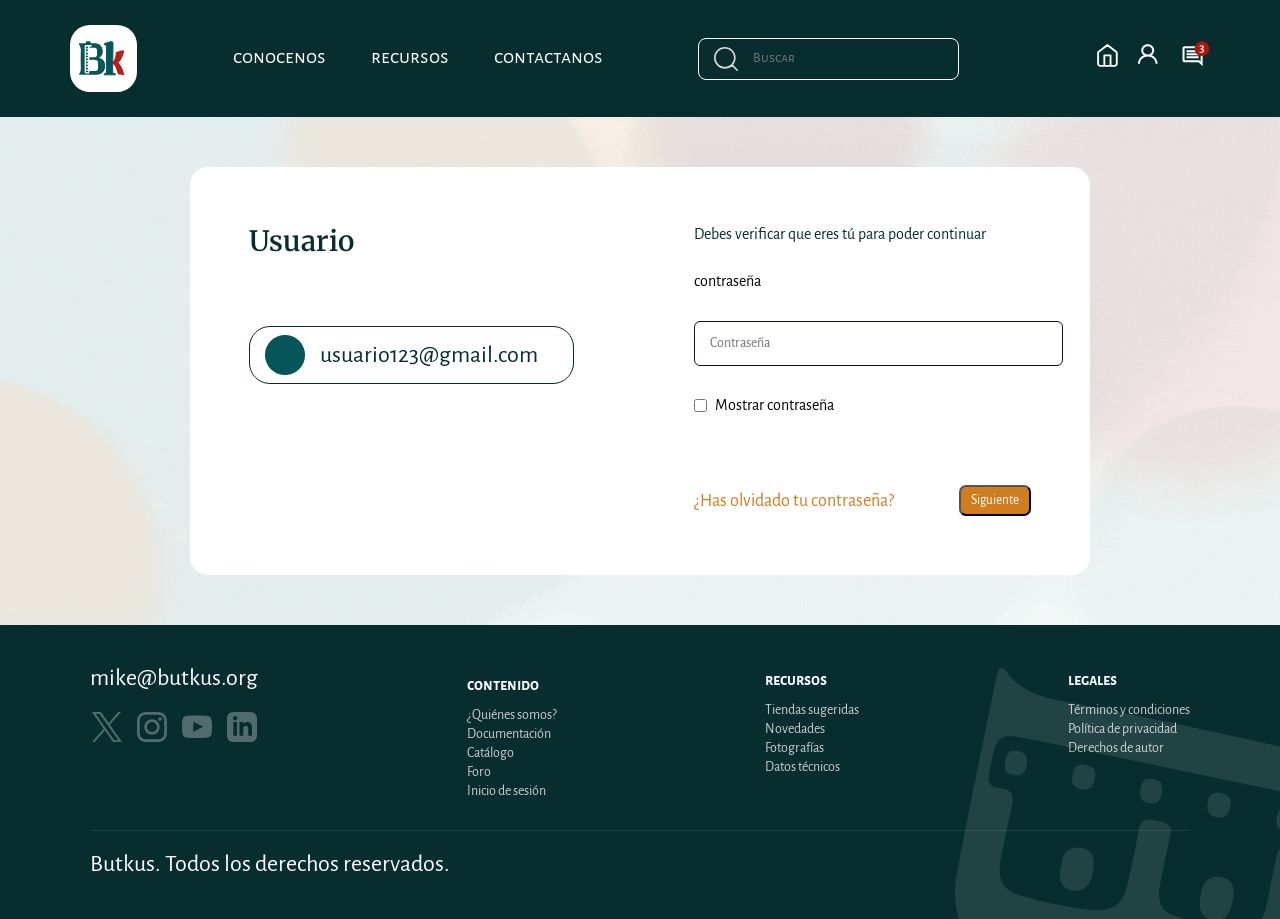
<file: inicio-sesion-contraseña.html>
<!DOCTYPE html>
<html lang="es">

<head>
    <meta charset="utf-8" />
    <meta name="viewport" content="width=device-width, initial-scale=1.0">
    <title>Butkus | Ingrese contraseña</title>
    <link href="style.css" rel="stylesheet" type="text/css">
    <link rel="icon" type="image/x-icon" href="img/img/otras-img/favicon.ico">
    <link rel="preconnect" href="https://fonts.googleapis.com">
    <link rel="preconnect" href="https://fonts.gstatic.com" crossorigin>
    <link
        href="https://fonts.googleapis.com/css2?family=Merriweather:ital,opsz,wght@0,18..144,300..900;1,18..144,300..900&display=swap"
        rel="stylesheet">
    <link rel="preconnect" href="https://fonts.googleapis.com">
    <link rel="preconnect" href="https://fonts.gstatic.com" crossorigin>
    <link
        href="https://fonts.googleapis.com/css2?family=Alegreya+Sans:ital,wght@0,100;0,300;0,400;0,500;0,700;0,800;0,900;1,100;1,300;1,400;1,500;1,700;1,800;1,900&display=swap"
        rel="stylesheet">
    <link rel="preconnect" href="https://fonts.googleapis.com">
    <link rel="preconnect" href="https://fonts.gstatic.com" crossorigin>
    <link
        href="https://fonts.googleapis.com/css2?family=Alegreya+Sans+SC:ital,wght@0,100;0,300;0,400;0,500;0,700;0,800;0,900;1,100;1,300;1,400;1,500;1,700;1,800;1,900&display=swap"
        rel="stylesheet">
</head>

<body>
    <header>
        <nav>
            <img src="img/img/logos/bk-logo-header.svg" alt="logo de Butkus" width="67" height="67">
            <div class="navegador">
                <a href="conocenos.html">conocenos</a>
                <details class="menu-desplegable">
                    <summary>recursos</summary>

                    <div class="submenu-flotante">

                        <details class="sub-details">
                            <summary>
                                <p class="links-nav">catálogo <img src="img/img/logos/flecha-blanca-chiquita.svg"
                                        alt="flecha-derecha-blanca" height="14px" width="12px" /></p>
                            </summary>
                            <div class="sub-links">
                                <a href=#>reflex</a>
                                <a href="#">analógica</a>
                                <a href="#">digital</a>
                                <a href="#">dsrl</a>
                                <a href="#">de video</a>
                            </div>
                        </details>

                        <details class="sub-details">
                            <summary>
                                <p class="links-nav">tutoriales <img src="img/img/logos/flecha-blanca-chiquita.svg"
                                        alt="flecha-derecha-blanca" height="14px" width="12px" /></p>
                            </summary>
                            <div class="sub-links">
                                <a href="videoteca.html">youtube</a>
                                <a href="#">tiktok</a>
                                <a href="#">telegram</a>
                            </div>
                        </details>

                        <details class="sub-details">
                            <summary>
                                <p class="links-nav">documentacion <img src="img/img/logos/flecha-blanca-chiquita.svg"
                                        alt="flecha-derecha-blanca" height="14px" width="12px" /></p>
                            </summary>
                            <div class="sub-links">
                                <a href="documentos.html">manuales</a>
                                <a href="#">compatibilidad</a>
                                <a href="#">problemas de impresión</a>
                                <a href="#">reparación</a>
                            </div>
                        </details>
                    </div>
                </details>
                <a href="#">contactanos</a>
            </div>


            <div>
                <form action="/buscar" method="get" enctype="text/plain" class="contenedor-buscador">
                    <label for="search-input" class="ocultar-nav"></label>
                    <img src="img/img/logos/icono_busqueda.svg" height="24" width="24" />
                    <input type="search" id="search-input" name="search-input" placeholder="Buscar" required>
                </form>
            </div>

            <ul>
                <li class="logos-header">
                    <a href="index.html"><img src="img/img/logos/icono-home-header.svg" alt="logo casa" width="25px"
                            height="25px"></a>
                    <a href="inicio-sesion.html"><img src="img/img/logos/icono-usuario_header.svg" alt="logo usuario"
                            width="35px" height="35px"></a>
                    <a href="#"><img src="img/img/logos/icono_mensaje_header.svg" alt="logo mensaje" width="35px"
                            height="35px"></a>
                </li>
            </ul>
        </nav>
    </header>

    <main class="fondo-animacion-pagina-contrasena">
        <section class="contenedor-usuario">
            <div class="contenedor-card-usuario">
                <h3>Usuario</h3>
                <div class="gmail">
                    <img src="img/img/otras-img/circulo-contraseña-usuario.png" width="40px" height="40px">
                    <p>usuario123@gmail.com</p>
                </div>
            </div>

            <div class="campo-rellenar">
                <p>Debes verificar que eres tú para poder continuar</p>
                <form action="#" method="post" enctype="text/plain">
                    <label for="contraseña">contraseña</label>
                    <input type="password" name="contraseña" id="contraseña" placeholder="Contraseña" required>
                </form>

                <div class="checkbox-contraseña">
                    <input type="checkbox" id="mostrar-contraseña">
                    <label for="mostrar-contraseña">Mostrar contraseña</label>
                </div>

                <div class="formulario-correo">
                    <a href="#">¿Has olvidado tu contraseña?</a>
                    <a href="usuario.html"><button class="btn-otro">Siguiente</button></a>
                </div>

            </div>

        </section>
    </main>


    <footer>
        <div class="footer-contenedor">
            <div class="footer-arriba">
                <div class="footer-columna">
                    <p>mike@butkus.org</p>
                    <ul class="logos-footer">
                        <li><a href="#"><img src="img/img/logos/logo-twitter.svg" alt="logo twitter" width="30"
                                    height="30"></a></li>
                        <li><a href="#"><img src="img/img/logos/logo-instagram.svg" alt="logo instagram" width="30"
                                    height="30"></a>
                        </li>
                        <li><a href="#"><img src="img/img/logos/logo-youtube.svg" alt="logo youtube" width="30"
                                    height="30"></a></li>
                        <li><a href="#"><img src="img/img/logos/logo-linkedin.svg" alt="logo linkedin" width="30"
                                    height="30"></a></li>
                    </ul>
                </div>


                <div class="footer-columna">
                    <h3>
                        <h3>contenido</h3>
                    </h3>
                    <ul>
                        <li><a href="#">¿Quiénes somos?</a></li>
                        <li><a href="#">Documentación</a></li>
                        <li><a href="#">Catálogo</a></li>
                        <li><a href="#">Foro</a></li>
                        <li><a href="#">Inicio de sesión</a></li>
                    </ul>
                </div>

                <div class="footer-columna">
                    <h3>recursos</h3>
                    <ul>
                        <li><a href="#">Tiendas sugeridas</a></li>
                        <li><a href="#">Novedades</a></li>
                        <li><a href="#">Fotografías</a></li>
                        <li><a href="#">Datos técnicos</a></li>
                    </ul>
                </div>

                <div class="footer-columna">
                    <h3>legales</h3>
                    <ul>
                        <li><a href="#">Términos y condiciones</a></li>
                        <li><a href="#">Política de privacidad</a></li>
                        <li><a href="#">Derechos de autor</a></li>
                    </ul>
                </div>

            </div>
            <div class="footer-abajo">
                <p>Butkus. Todos los derechos reservados.</p>
                <img src="img/img/logos/mike-footer.svg" alt="logo Butkus">
            </div>
        </div>
    </footer>



</body>

</html>
</file>
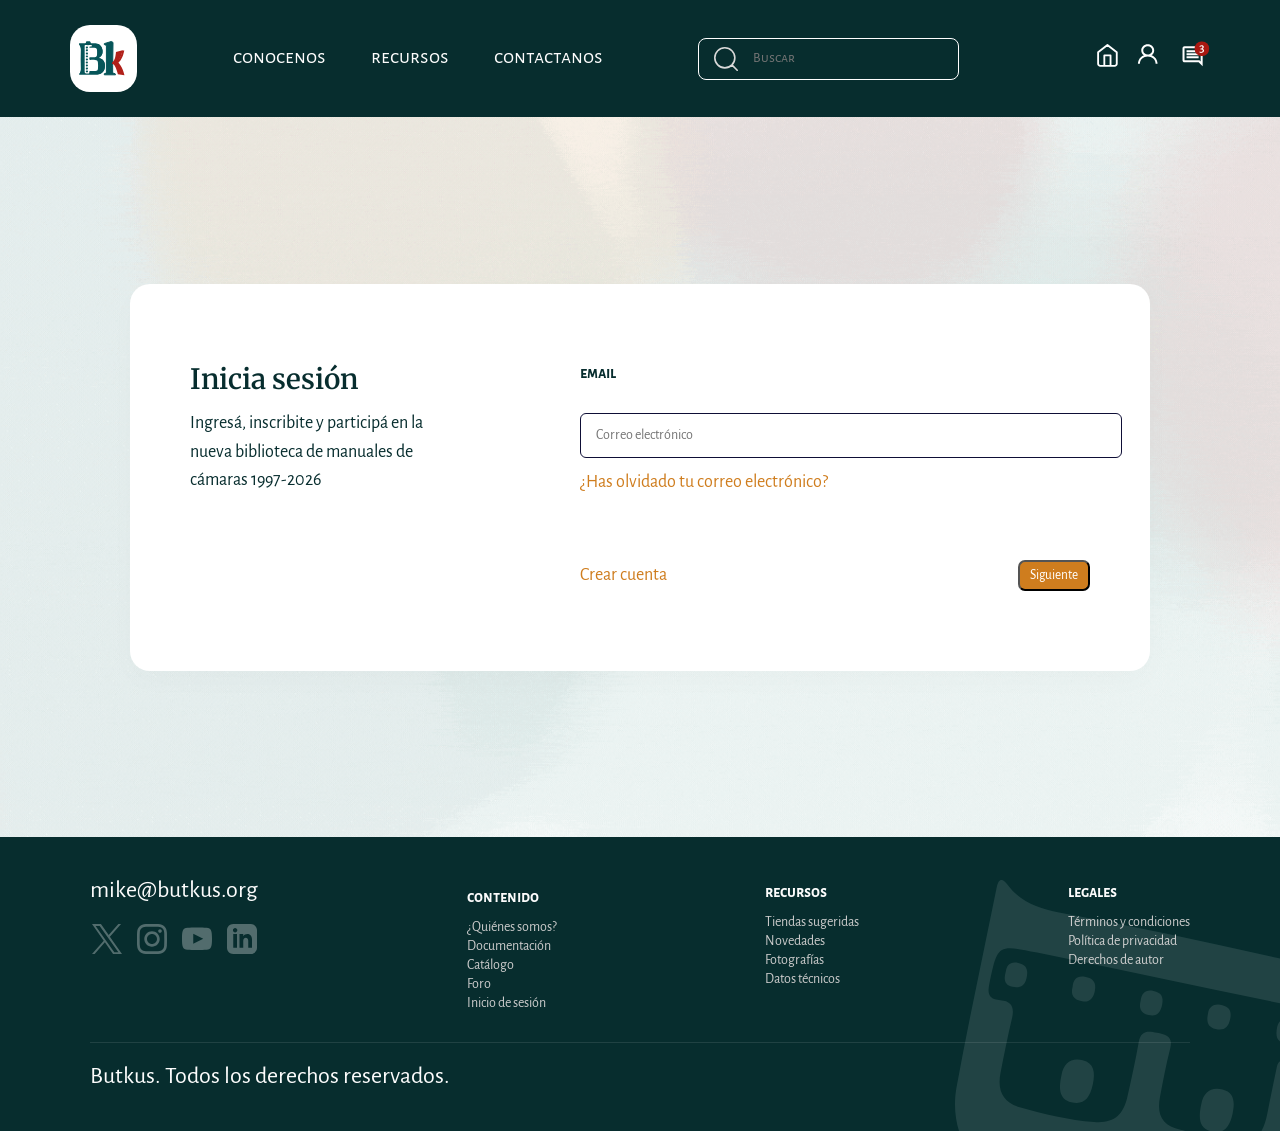
<file: inicio-sesion.html>
<!DOCTYPE html>
<html lang="es">

<head>
    <meta charset="utf-8" />
    <meta name="viewport" content="width=device-width, initial-scale=1.0">
    <title>Butkus | Inicio Sesión </title>
    <link href="style.css" rel="stylesheet" type="text/css">
    <link rel="icon" type="image/x-icon" href="img/img/otras-img/favicon.ico">
    <link rel="preconnect" href="https://fonts.googleapis.com">
    <link rel="preconnect" href="https://fonts.gstatic.com" crossorigin>
    <link
        href="https://fonts.googleapis.com/css2?family=Merriweather:ital,opsz,wght@0,18..144,300..900;1,18..144,300..900&display=swap"
        rel="stylesheet">
    <link rel="preconnect" href="https://fonts.googleapis.com">
    <link rel="preconnect" href="https://fonts.gstatic.com" crossorigin>
    <link
        href="https://fonts.googleapis.com/css2?family=Alegreya+Sans:ital,wght@0,100;0,300;0,400;0,500;0,700;0,800;0,900;1,100;1,300;1,400;1,500;1,700;1,800;1,900&display=swap"
        rel="stylesheet">
    <link rel="preconnect" href="https://fonts.googleapis.com">
    <link rel="preconnect" href="https://fonts.gstatic.com" crossorigin>
    <link
        href="https://fonts.googleapis.com/css2?family=Alegreya+Sans+SC:ital,wght@0,100;0,300;0,400;0,500;0,700;0,800;0,900;1,100;1,300;1,400;1,500;1,700;1,800;1,900&display=swap"
        rel="stylesheet">
</head>

<body>
    <header>
        <nav>
            <img src="img/img/logos/bk-logo-header.svg" alt="logo de Butkus" width="67" height="67">
            <div class="navegador">
                <a href="conocenos.html">conocenos</a>
                <details class="menu-desplegable">
                    <summary>recursos</summary>

                    <div class="submenu-flotante">

                        <details class="sub-details">
                            <summary>
                                <p class="links-nav">catálogo <img src="img/img/logos/flecha-blanca-chiquita.svg"
                                        alt="flecha-derecha-blanca" height="14px" width="12px" /></p>
                            </summary>
                            <div class="sub-links">
                                <a href=#>reflex</a>
                                <a href="#">analógica</a>
                                <a href="#">digital</a>
                                <a href="#">dsrl</a>
                                <a href="#">de video</a>
                            </div>
                        </details>

                        <details class="sub-details">
                            <summary>
                                <p class="links-nav">tutoriales <img src="img/img/logos/flecha-blanca-chiquita.svg"
                                        alt="flecha-derecha-blanca" height="14px" width="12px" /></p>
                            </summary>
                            <div class="sub-links">
                                <a href="videoteca.html">youtube</a>
                                <a href="#">tiktok</a>
                                <a href="#">telegram</a>
                            </div>
                        </details>

                        <details class="sub-details">
                            <summary>
                                <p class="links-nav">documentacion <img src="img/img/logos/flecha-blanca-chiquita.svg"
                                        alt="flecha-derecha-blanca" height="14px" width="12px" /></p>
                            </summary>
                            <div class="sub-links">
                                <a href="documentos.html">manuales</a>
                                <a href="#">compatibilidad</a>
                                <a href="#">problemas de impresión</a>
                                <a href="#">reparación</a>
                            </div>
                        </details>
                    </div>
                </details>
                <a href="#">contactanos</a>
            </div>


            <div>
                <form action="/buscar" method="get" enctype="text/plain" class="contenedor-buscador">
                    <label for="search-input" class="ocultar-nav"></label>
                    <img src="img/img/logos/icono_busqueda.svg" height="24" width="24" />
                    <input type="search" id="search-input" name="search-input" placeholder="Buscar" required>
                </form>
            </div>

            <ul>
                <li class="logos-header">
                    <a href="index.html"><img src="img/img/logos/icono-home-header.svg" alt="logo casa" width="25px"
                            height="25px"></a>
                    <a href="inicio-sesion.html"><img src="img/img/logos/icono-usuario_header.svg" alt="logo usuario"
                            width="35px" height="35px"></a>
                    <a href="#"><img src="img/img/logos/icono_mensaje_header.svg" alt="logo mensaje" width="35px"
                            height="35px"></a>
                </li>
            </ul>
        </nav>
    </header>

    <main class="contenedor fondo-animado">
        <section class="contenedor-inicio">
            <div class="contenedor-card-inicio">
                <h3>Inicia sesión</h3>
                <p>Ingresá, inscribite y participá en la nueva biblioteca de manuales de cámaras 1997-2026</p>
            </div>

            <div class="campo-rellenar">
                <div>
                    <form action="#" method="post" enctype="text/plain">
                        <label for="email" class="versalita">email</label>
                        <input type="email" name="Email" id="Email" placeholder="Correo electrónico" required>
                    </form>
                    <p>¿Has olvidado tu correo electrónico?</p>
                </div>

                <div class="formulario-correo">
                    <a href="#">Crear cuenta</a>
                    <a href="inicio-sesion-contraseña.html"><button class="btn-otro">Siguiente</button></a>
                </div>
            </div>
        </section>
    </main>


    <footer>
        <div class="footer-contenedor">
            <div class="footer-arriba">
                <div class="footer-columna">
                    <p>mike@butkus.org</p>
                    <ul class="logos-footer">
                        <li><a href="#"><img src="img/img/logos/logo-twitter.svg" alt="logo twitter" width="30"
                                    height="30"></a></li>
                        <li><a href="#"><img src="img/img/logos/logo-instagram.svg" alt="logo instagram" width="30"
                                    height="30"></a>
                        </li>
                        <li><a href="#"><img src="img/img/logos/logo-youtube.svg" alt="logo youtube" width="30"
                                    height="30"></a></li>
                        <li><a href="#"><img src="img/img/logos/logo-linkedin.svg" alt="logo linkedin" width="30"
                                    height="30"></a></li>
                    </ul>
                </div>


                <div class="footer-columna">
                    <h3>
                        <h3>contenido</h3>
                    </h3>
                    <ul>
                        <li><a href="#">¿Quiénes somos?</a></li>
                        <li><a href="#">Documentación</a></li>
                        <li><a href="#">Catálogo</a></li>
                        <li><a href="#">Foro</a></li>
                        <li><a href="#">Inicio de sesión</a></li>
                    </ul>
                </div>

                <div class="footer-columna">
                    <h3>recursos</h3>
                    <ul>
                        <li><a href="#">Tiendas sugeridas</a></li>
                        <li><a href="#">Novedades</a></li>
                        <li><a href="#">Fotografías</a></li>
                        <li><a href="#">Datos técnicos</a></li>
                    </ul>
                </div>

                <div class="footer-columna">
                    <h3>legales</h3>
                    <ul>
                        <li><a href="#">Términos y condiciones</a></li>
                        <li><a href="#">Política de privacidad</a></li>
                        <li><a href="#">Derechos de autor</a></li>
                    </ul>
                </div>

            </div>
            <div class="footer-abajo">
                <p>Butkus. Todos los derechos reservados.</p>
                <img src="img/img/logos/mike-footer.svg" alt="logo Butkus">
            </div>
        </div>
    </footer>
</body>

</html>
</file>
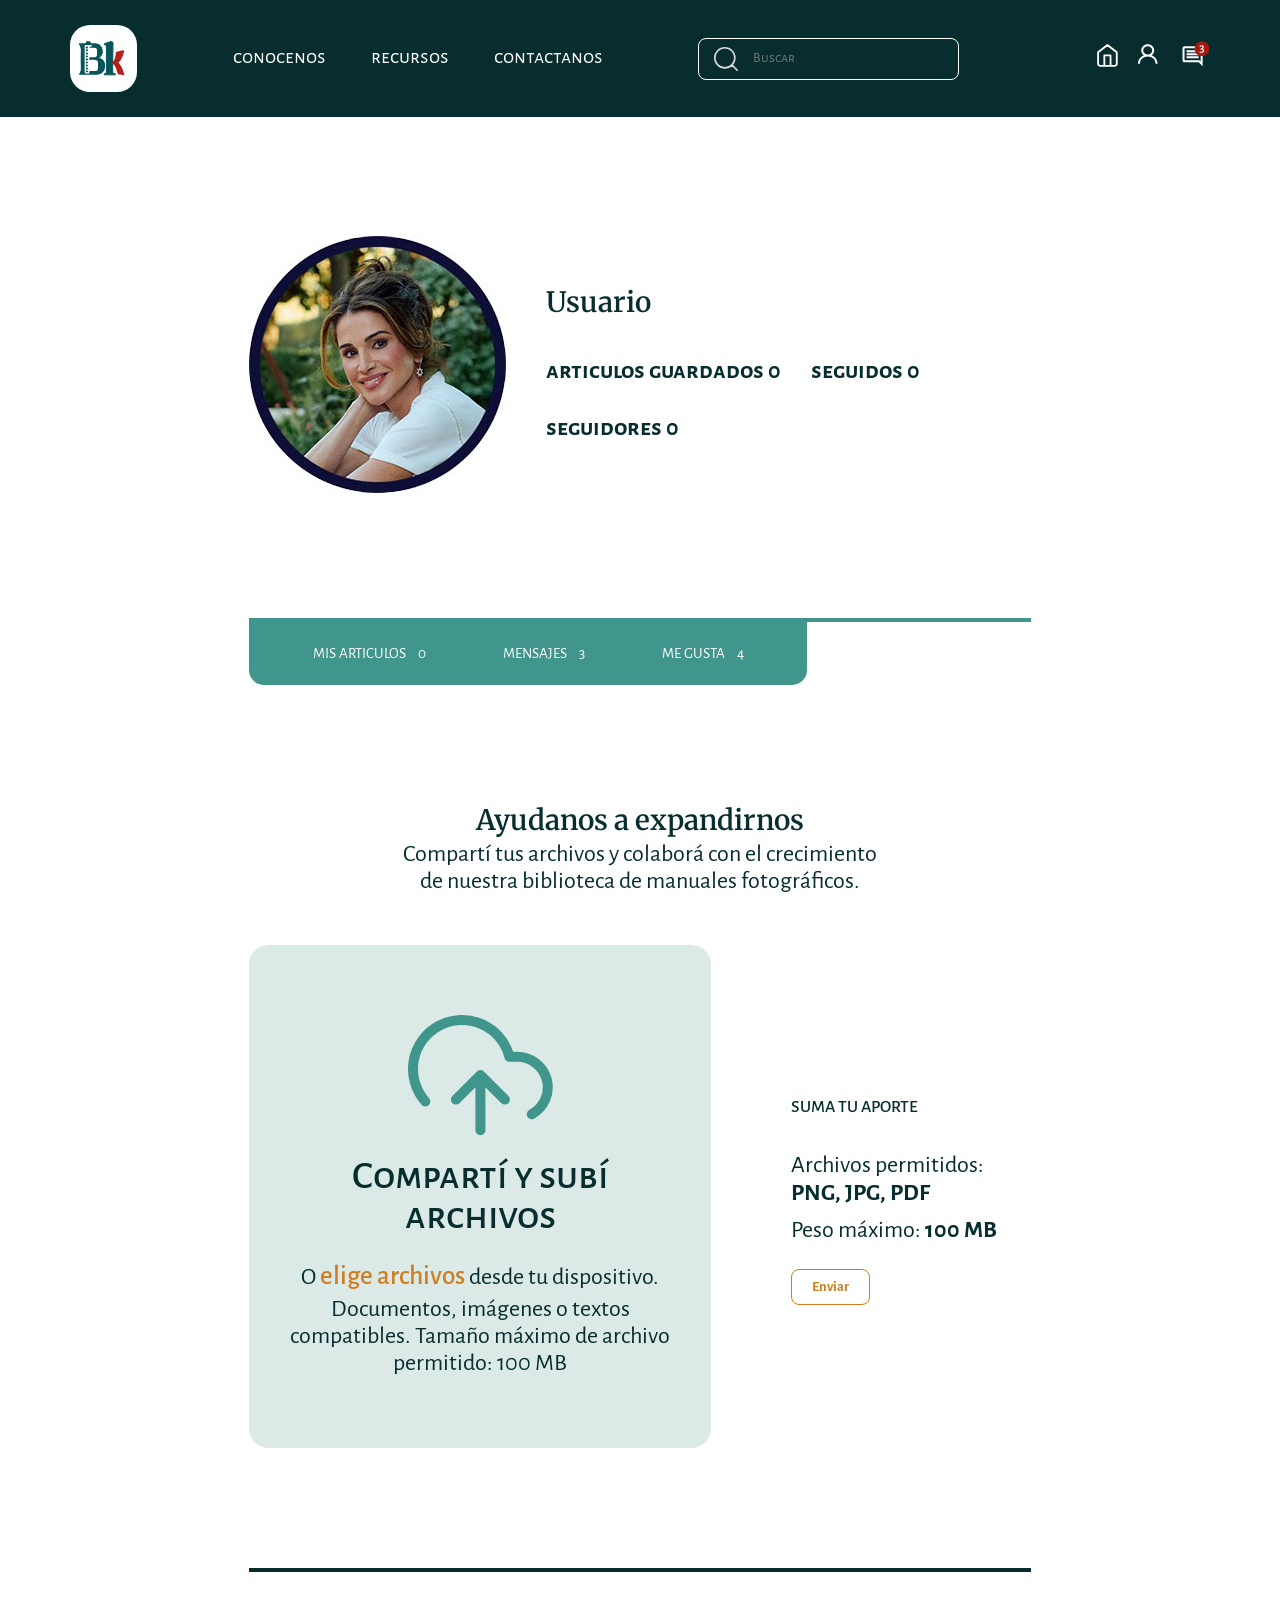
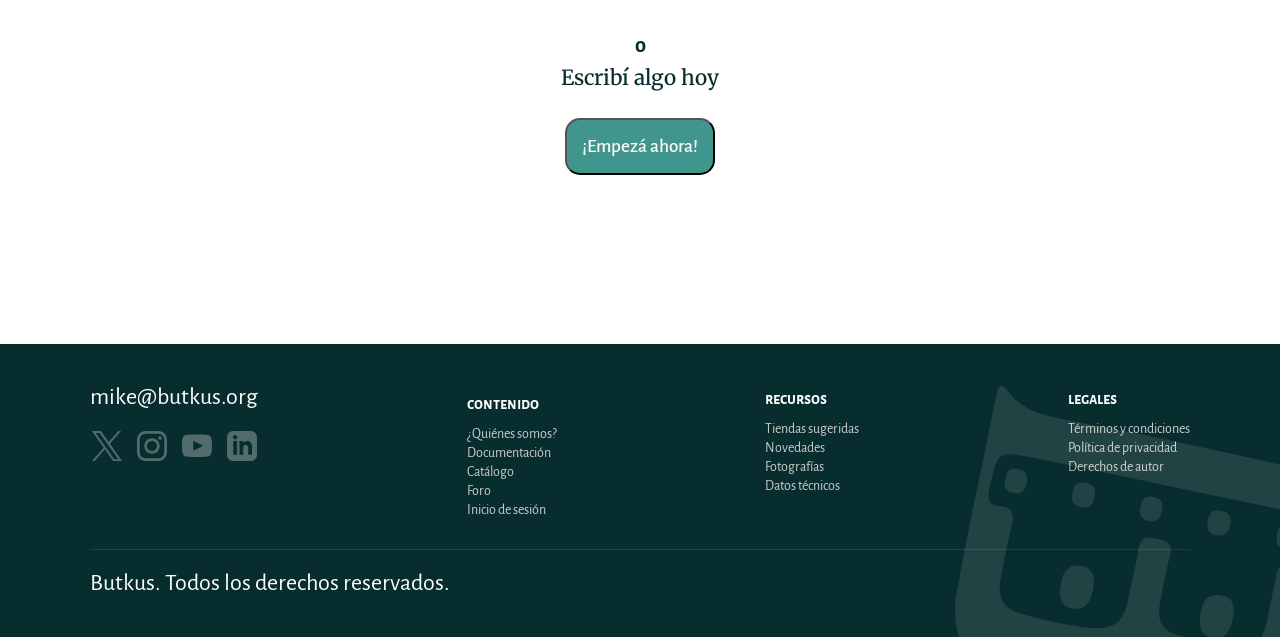
<file: usuario.html>
<!DOCTYPE html>
<html lang="es">

<head>
    <meta charset="utf-8" />
    <meta name="viewport" content="width=device-width, initial-scale=1.0">
    <title>Butkus | Usuario </title>
    <link href="style.css" rel="stylesheet" type="text/css">
    <link rel="icon" type="image/x-icon" href="img/img/otras-img/favicon.ico">
    <link rel="preconnect" href="https://fonts.googleapis.com">
    <link rel="preconnect" href="https://fonts.gstatic.com" crossorigin>
    <link
        href="https://fonts.googleapis.com/css2?family=Merriweather:ital,opsz,wght@0,18..144,300..900;1,18..144,300..900&display=swap"
        rel="stylesheet">
    <link rel="preconnect" href="https://fonts.googleapis.com">
    <link rel="preconnect" href="https://fonts.gstatic.com" crossorigin>
    <link
        href="https://fonts.googleapis.com/css2?family=Alegreya+Sans:ital,wght@0,100;0,300;0,400;0,500;0,700;0,800;0,900;1,100;1,300;1,400;1,500;1,700;1,800;1,900&display=swap"
        rel="stylesheet">
    <link rel="preconnect" href="https://fonts.googleapis.com">
    <link rel="preconnect" href="https://fonts.gstatic.com" crossorigin>
    <link
        href="https://fonts.googleapis.com/css2?family=Alegreya+Sans+SC:ital,wght@0,100;0,300;0,400;0,500;0,700;0,800;0,900;1,100;1,300;1,400;1,500;1,700;1,800;1,900&display=swap"
        rel="stylesheet">
</head>

<body>
    <header>
        <nav>
            <img src="img/img/logos/bk-logo-header.svg" alt="logo de Butkus" width="67" height="67">
            <div class="navegador">
                <a href="conocenos.html">conocenos</a>
                <details class="menu-desplegable">
                    <summary>recursos</summary>

                    <div class="submenu-flotante">

                        <details class="sub-details">
                            <summary>
                                <p class="links-nav">catálogo <img src="img/img/logos/flecha-blanca-chiquita.svg"
                                        alt="flecha-derecha-blanca" height="14px" width="12px" /></p>
                            </summary>
                            <div class="sub-links">
                                <a href=#>reflex</a>
                                <a href="#">analógica</a>
                                <a href="#">digital</a>
                                <a href="#">dsrl</a>
                                <a href="#">de video</a>
                            </div>
                        </details>

                        <details class="sub-details">
                            <summary>
                                <p class="links-nav">tutoriales <img src="img/img/logos/flecha-blanca-chiquita.svg"
                                        alt="flecha-derecha-blanca" height="14px" width="12px" /></p>
                            </summary>
                            <div class="sub-links">
                                <a href="videoteca.html">youtube</a>
                                <a href="#">tiktok</a>
                                <a href="#">telegram</a>
                            </div>
                        </details>

                        <details class="sub-details">
                            <summary>
                                <p class="links-nav">documentacion <img src="img/img/logos/flecha-blanca-chiquita.svg"
                                        alt="flecha-derecha-blanca" height="14px" width="12px" /></p>
                            </summary>
                            <div class="sub-links">
                                <a href="documentos.html">manuales</a>
                                <a href="#">compatibilidad</a>
                                <a href="#">problemas de impresión</a>
                                <a href="#">reparación</a>
                            </div>
                        </details>
                    </div>
                </details>
                <a href="#">contactanos</a>
            </div>


            <div>
                <form action="/buscar" method="get" enctype="text/plain" class="contenedor-buscador">
                    <label for="search-input" class="ocultar-nav"></label>
                    <img src="img/img/logos/icono_busqueda.svg" height="24" width="24" />
                    <input type="search" id="search-input" name="search-input" placeholder="Buscar" required>
                </form>
            </div>

            <ul>
                <li class="logos-header">
                    <a href="index.html"><img src="img/img/logos/icono-home-header.svg" alt="logo casa" width="25px"
                            height="25px"></a>
                    <a href="inicio-sesion.html"><img src="img/img/logos/icono-usuario_header.svg" alt="logo usuario"
                            width="35px" height="35px"></a>
                    <a href="#"><img src="img/img/logos/icono_mensaje_header.svg" alt="logo mensaje" width="35px"
                            height="35px"></a>
                </li>
            </ul>
        </nav>
    </header>

    <main class="contenedor-usuario">
        <section>
            <div class="contenedor-perfil">
                <img src="img/img/otras-img/usuario.jpg" alt="Imagen de perfil">

                <div class="informacion-usuario">
                    <h3>Usuario</h3>
                    <p class="versalita"> articulos guardados 0</p>
                    <p class="versalita"> seguidos 0</p>
                    <p class="versalita"> seguidores 0</p>
                </div>
            </div>
        </section>

        <section class="usuario-estadisticas">
            <div class="barra-estadisticas">
                <div class="notificacion-usuario">
                    <p class="versalita-blanca">mis articulos</p>
                    <p class="versalita-blanca">0</p>
                </div>
                <div class="notificacion-usuario">
                    <p class="versalita-blanca">mensajes</p>
                    <p class="versalita-blanca">3</p>
                </div>
                <div class="notificacion-usuario">
                    <p class="versalita-blanca">me gusta</p>
                    <p class="versalita-blanca">4</p>
                </div>
            </div>
        </section>


        <section>
            <div class="contenedor-expandirnos">
                <h3>Ayudanos a expandirnos</h3>
                <p> Compartí tus archivos y colaborá con el crecimiento de nuestra biblioteca de manuales fotográficos.
                </p>
            </div>
            <div class="contenedor-tarjetas">
                <article>
                    <img src="img/img/logos/icono-nube.svg" alt="Icono de subir archivos">
                    <h2 class="aporte-usuario">Compartí y subí archivos</h2>
                    <p> O <span class="naranja-2">elige archivos</span> desde tu dispositivo.
                        Documentos, imágenes o textos compatibles.
                        Tamaño máximo de archivo permitido: 100 MB </p>
                </article>

                <div class="info-aporte">
                    <h2>Suma tu aporte</h2>
                    <p>Archivos permitidos: <span class="versalita">png, jpg, pdf</span></p>
                    <p>Peso máximo: <span class="versalita">100 mb</span></p>
                    <button type="submit">Enviar</button>
                </div>
            </div>
        </section>

        <section class="seccion-final-usuario">
            <div>
                <span>o</span>
                <h3>Escribí algo hoy</h3>
                <button type="submit">¡Empezá ahora!</button>
            </div>
        </section>
    </main>

    <footer>
        <div class="footer-contenedor">
            <div class="footer-arriba">
                <div class="footer-columna">
                    <p>mike@butkus.org</p>
                    <ul class="logos-footer">
                        <li><a href="#"><img src="img/img/logos/logo-twitter.svg" alt="logo twitter" width="30"
                                    height="30"></a></li>
                        <li><a href="#"><img src="img/img/logos/logo-instagram.svg" alt="logo instagram" width="30"
                                    height="30"></a>
                        </li>
                        <li><a href="#"><img src="img/img/logos/logo-youtube.svg" alt="logo youtube" width="30"
                                    height="30"></a></li>
                        <li><a href="#"><img src="img/img/logos/logo-linkedin.svg" alt="logo linkedin" width="30"
                                    height="30"></a></li>
                    </ul>
                </div>


                <div class="footer-columna">
                    <h3>
                        <h3>contenido</h3>
                    </h3>
                    <ul>
                        <li><a href="#">¿Quiénes somos?</a></li>
                        <li><a href="#">Documentación</a></li>
                        <li><a href="#">Catálogo</a></li>
                        <li><a href="#">Foro</a></li>
                        <li><a href="#">Inicio de sesión</a></li>
                    </ul>
                </div>

                <div class="footer-columna">
                    <h3>recursos</h3>
                    <ul>
                        <li><a href="#">Tiendas sugeridas</a></li>
                        <li><a href="#">Novedades</a></li>
                        <li><a href="#">Fotografías</a></li>
                        <li><a href="#">Datos técnicos</a></li>
                    </ul>
                </div>

                <div class="footer-columna">
                    <h3>legales</h3>
                    <ul>
                        <li><a href="#">Términos y condiciones</a></li>
                        <li><a href="#">Política de privacidad</a></li>
                        <li><a href="#">Derechos de autor</a></li>
                    </ul>
                </div>

            </div>
            <div class="footer-abajo">
                <p>Butkus. Todos los derechos reservados.</p>
                <img src="img/img/logos/mike-footer.svg" alt="logo Butkus">
            </div>
        </div>
    </footer>

</body>

</html>
</file>
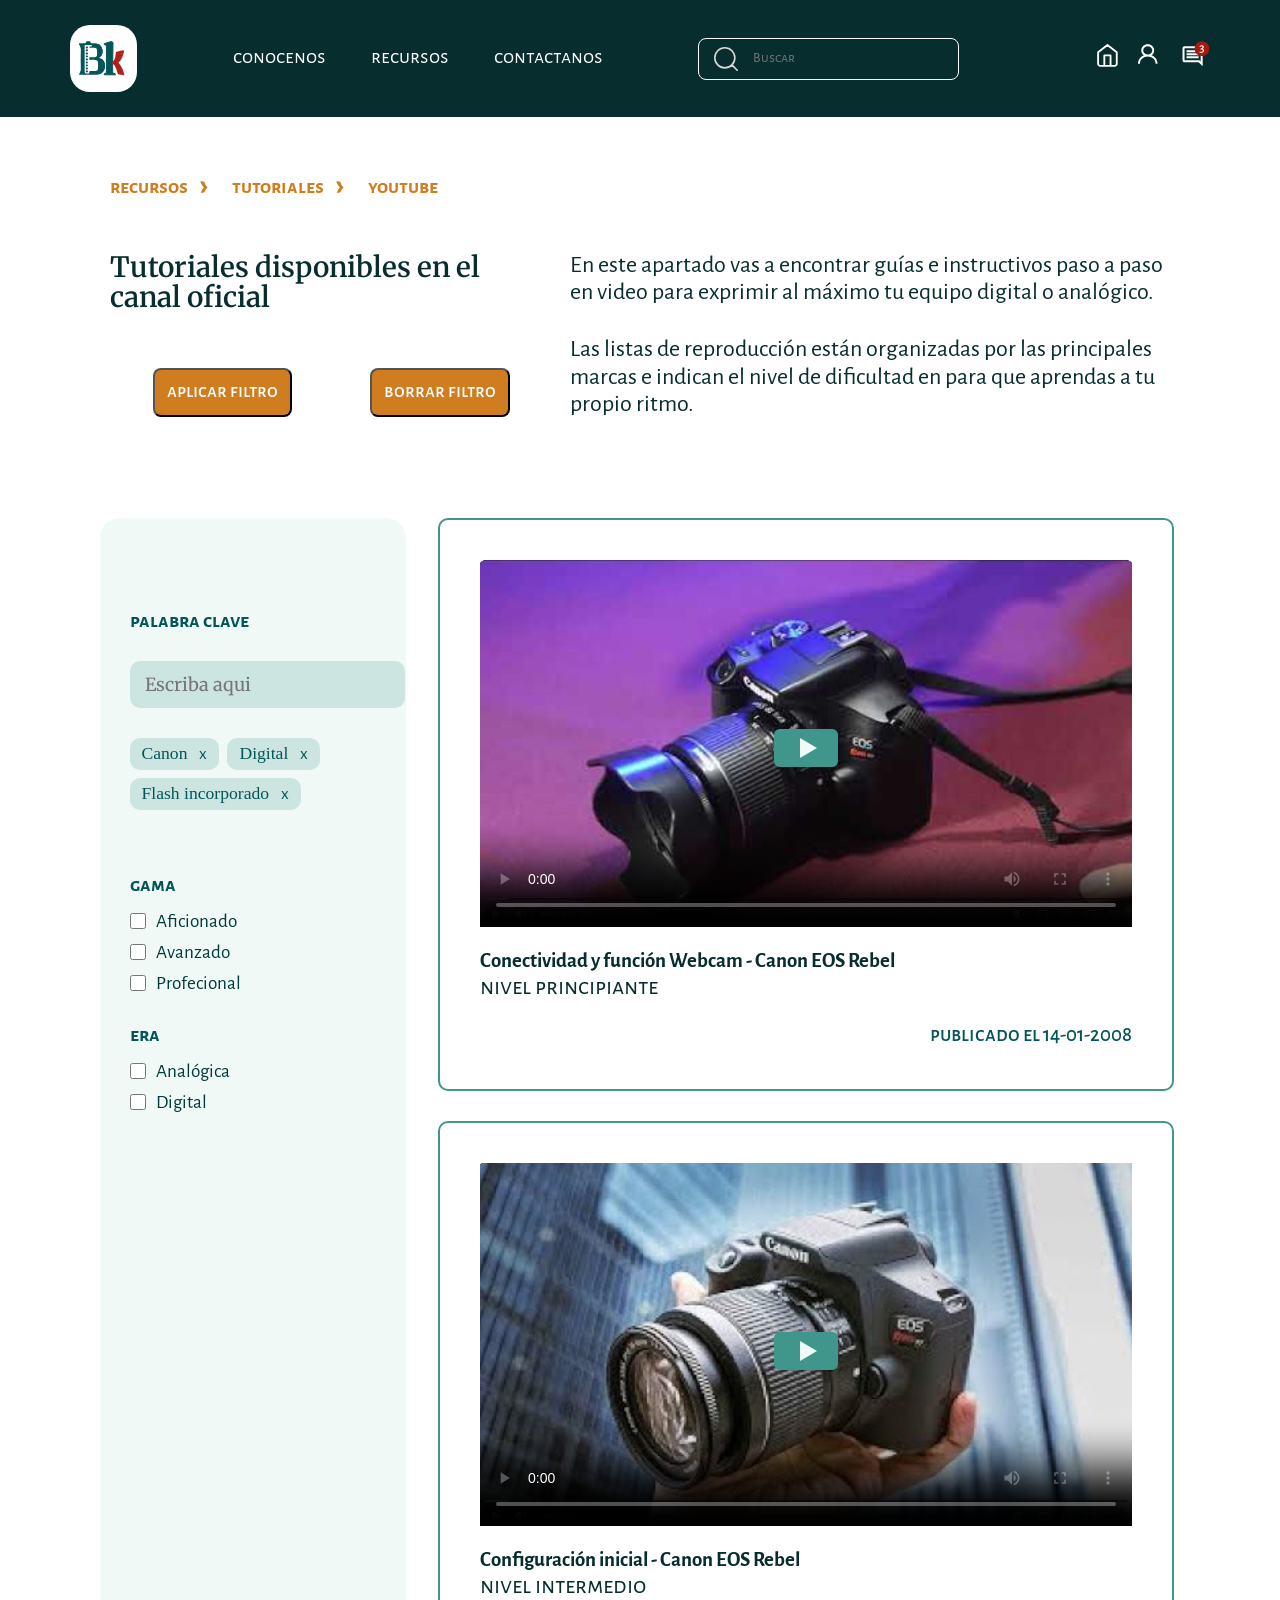
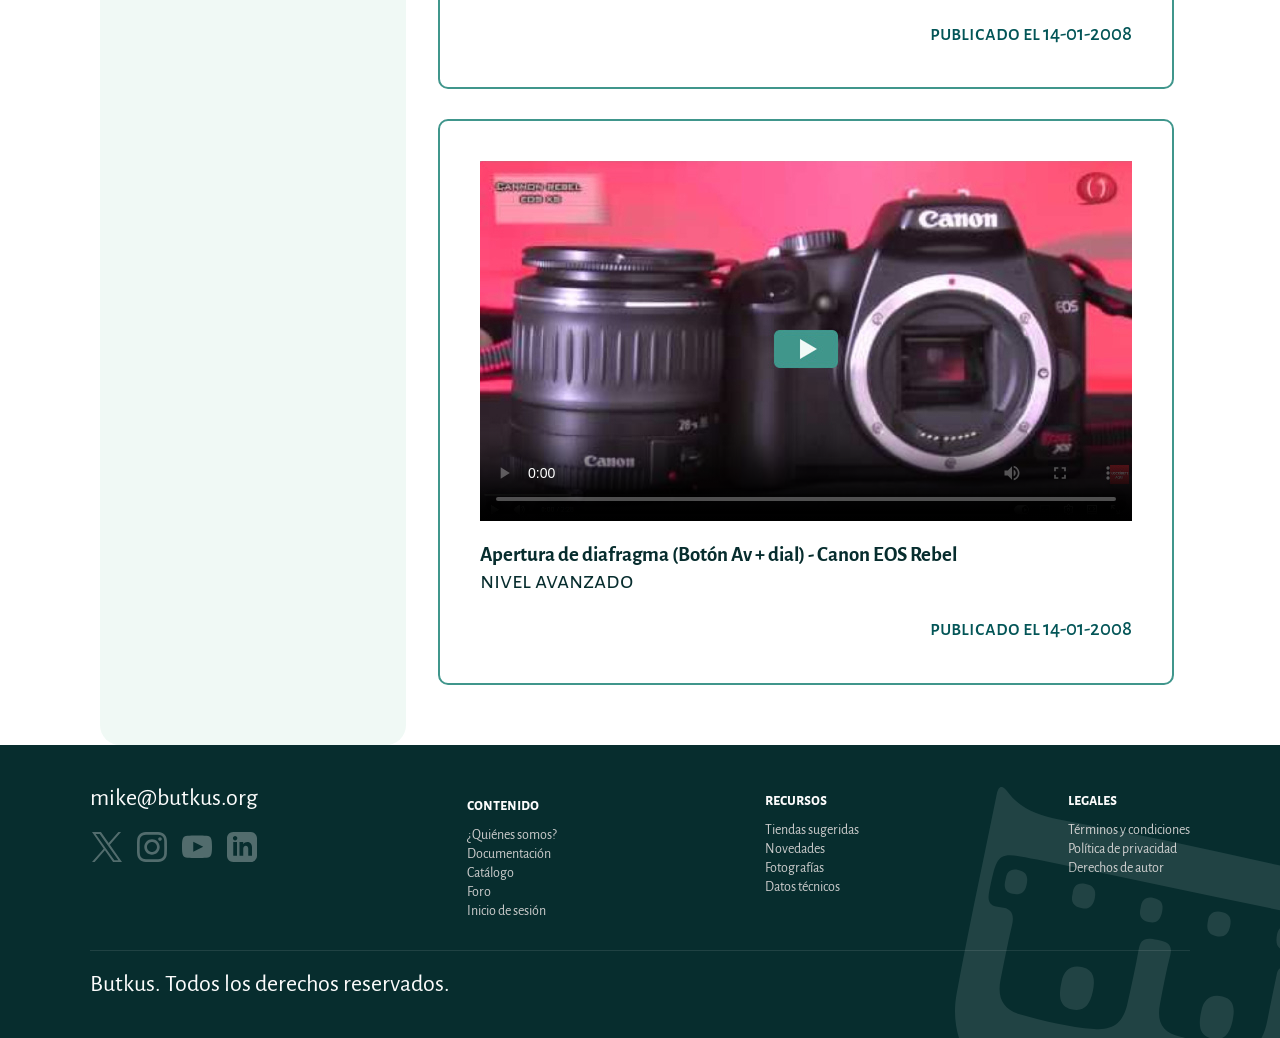
<file: videoteca.html>
<!DOCTYPE html>
<html lang="es">

<head>
    <meta charset="utf-8" />
    <meta name="viewport" content="width=device-width, initial-scale=1.0">
    <title>Butkus | Videoteca </title>
    <link href="style.css" rel="stylesheet" type="text/css">
    <link rel="icon" type="image/x-icon" href="img/img/otras-img/favicon.ico">
    <link rel="preconnect" href="https://fonts.googleapis.com">
    <link rel="preconnect" href="https://fonts.gstatic.com" crossorigin>
    <link
        href="https://fonts.googleapis.com/css2?family=Merriweather:ital,opsz,wght@0,18..144,300..900;1,18..144,300..900&display=swap"
        rel="stylesheet">
    <link rel="preconnect" href="https://fonts.googleapis.com">
    <link rel="preconnect" href="https://fonts.gstatic.com" crossorigin>
    <link
        href="https://fonts.googleapis.com/css2?family=Alegreya+Sans:ital,wght@0,100;0,300;0,400;0,500;0,700;0,800;0,900;1,100;1,300;1,400;1,500;1,700;1,800;1,900&display=swap"
        rel="stylesheet">
    <link rel="preconnect" href="https://fonts.googleapis.com">
    <link rel="preconnect" href="https://fonts.gstatic.com" crossorigin>
    <link
        href="https://fonts.googleapis.com/css2?family=Alegreya+Sans+SC:ital,wght@0,100;0,300;0,400;0,500;0,700;0,800;0,900;1,100;1,300;1,400;1,500;1,700;1,800;1,900&display=swap"
        rel="stylesheet">
        
</head>

<body>
    <header>
        <nav>
            <img src="img/img/logos/bk-logo-header.svg" alt="logo de Butkus" width="67" height="67">
            <div class="navegador">
                <a href="conocenos.html">conocenos</a>
                <details class="menu-desplegable">
                    <summary>recursos</summary>

                    <div class="submenu-flotante">

                        <details class="sub-details">
                            <summary>
                                <p class="links-nav">catálogo <img src="img/img/logos/flecha-blanca-chiquita.svg"
                                        alt="flecha-derecha-blanca" height="14px" width="12px" /></p>
                            </summary>
                            <div class="sub-links">
                                <a href=#>reflex</a>
                                <a href="#">analógica</a>
                                <a href="#">digital</a>
                                <a href="#">dsrl</a>
                                <a href="#">de video</a>
                            </div>
                        </details>

                        <details class="sub-details">
                            <summary>
                                <p class="links-nav">tutoriales <img src="img/img/logos/flecha-blanca-chiquita.svg"
                                        alt="flecha-derecha-blanca" height="14px" width="12px" /></p>
                            </summary>
                            <div class="sub-links">
                                <a href="videoteca.html">youtube</a>
                                <a href="#">tiktok</a>
                                <a href="#">telegram</a>
                            </div>
                        </details>

                        <details class="sub-details">
                            <summary>
                                <p class="links-nav">documentacion <img src="img/img/logos/flecha-blanca-chiquita.svg"
                                        alt="flecha-derecha-blanca" height="14px" width="12px" /></p>
                            </summary>
                            <div class="sub-links">
                                <a href="documentos.html">manuales</a>
                                <a href="#">compatibilidad</a>
                                <a href="#">problemas de impresión</a>
                                <a href="#">reparación</a>
                            </div>
                        </details>
                    </div>
                </details>
                <a href="#">contactanos</a>
            </div>


            <div>
                <form action="/buscar" method="get" enctype="text/plain" class="contenedor-buscador">
                    <label for="search-input" class="ocultar-nav"></label>
                    <img src="img/img/logos/icono_busqueda.svg" height="24" width="24" />
                    <input type="search" id="search-input" name="search-input" placeholder="Buscar" required>
                </form>
            </div>

            <ul>
                <li class="logos-header">
                    <a href="index.html"><img src="img/img/logos/icono-home-header.svg" alt="logo casa" width="25px"
                            height="25px"></a>
                    <a href="inicio-sesion.html"><img src="img/img/logos/icono-usuario_header.svg" alt="logo usuario"
                            width="35px" height="35px"></a>
                    <a href="#"><img src="img/img/logos/icono_mensaje_header.svg" alt="logo mensaje" width="35px"
                            height="35px"></a>
                </li>
            </ul>
        </nav>
    </header>

    <main>
        <section class="introducción-videoteca">
            <div class="migas">
                <div class="palabra-miga">
                    <p class="migas-de-pan">recursos</p>
                    <img src="img/img/logos/flecha-naranja-chiquita.svg" alt="flecha" width="12px" height="12px">
                </div>
                <div class="palabra-miga">
                    <p class="migas-de-pan">tutoriales</p>
                    <img src="img/img/logos/flecha-naranja-chiquita.svg" alt="flecha" width="12px" height="12px">
                </div>
                <div class="palabra-miga">
                    <p class="migas-de-pan">youtube</p>
                </div>
            </div>
            <div class="intro-tutorial">
                <div class="h3-y-filtro">
                    <h3>Tutoriales disponibles en el canal oficial</h3>
                    <div class="botones">
                        <input type="submit" value="aplicar filtro" class="btn-siguiente">
                        <input type="submit" value="borrar filtro" class="btn-siguiente">
                    </div>
                </div>
                <div class="texto-tutorial">
                    <p>En este apartado vas a encontrar guías e instructivos paso a paso en video para exprimir al
                        máximo tu equipo digital o analógico.</p>
                    <p>Las listas de reproducción están organizadas por las principales marcas e indican el nivel de
                        dificultad en para que aprendas a tu propio ritmo.</p>
                </div>
            </div>
        </section>
        <section class="tutoriales-youtube">
            <article class="filtros">
                <div class="filtro-superior">
                    <form action="#" method="post" enctype="text/plain">
                        <label for="palabra clave">palabra clave</label>
                        <input type="text" name="palabra clave" id="palabra clave" placeholder="Escriba aqui" required>
                    </form>
                    <div class="lista-palabras">
                        <button type="button">
                            Canon <span>x</span>
                        </button>
                        <button type="button">
                            Digital <span>x</span>
                        </button>
                        <button type="button">
                            Flash incorporado <span>x</span>
                        </button>
                    </div>
                </div>
                <div class="filtro-inferior">
                    <div class="gama">
                        <p class="versalita-verde-filtro">gama</p>
                        <div class="caja-filtros">
                            <div class="checkboxs">
                                <label class="checkbox-filtro">
                                    <input type="checkbox" name="frecuencia" value="Solo una vez" id>Aficionado</label>
                            </div>
                            <div class="checkboxs">
                                <label class="checkbox-filtro">
                                    <input type="checkbox" name="frecuencia" value="Solo una vez" id>Avanzado</label>
                            </div>
                            <div class="checkboxs">
                            <label class="checkbox-filtro">
                                <input type="checkbox" name="frecuencia" value="Solo una vez" id>Profecional</label>
                            </div>
                        </div>
                    </div>
                <div class="era">
                    <p class="versalita-verde-filtro">era</p>
                    <div class="caja-filtros">
                        <div class="checkboxs">
                            <label class="checkbox-filtro">
                                <input type="checkbox" name="frecuencia" value="Solo una vez" id>Analógica</label>
                        </div>
                        <div class="checkboxs">
                            <label class="checkbox-filtro">
                                <input type="checkbox" name="frecuencia" value="Solo una vez" id>Digital</label>
                        </div>
                    </div>
                </div>
                </div>
            </article>
            <div class="multimedia-youtube">
                <div class="videos">
                    <video src="videos/meta-etiqueta-viewport.mp4" controls poster="img/img/3-vinoteca/video-1-1.jpg"
                        width="652px" height="367px">
                        <source src="videos/meta-etiqueta-viewport.ogv" type="video/ogv">
                        <source src="videos/meta-etiqueta-viewport.webm" type="video/webm">
                    </video>
                    <hgroup class="info-videos">
                        <h4>Conectividad y función Webcam - Canon EOS Rebel</h4>
                        <p class="versalita-sub-youtube">nivel principiante</p>
                    </hgroup>
                    <p class="versalita-fecha">publicado el 14-01-2008</p>
                </div>
                <div class="videos">
                    <video src="videos/meta-etiqueta-viewport.mp4" controls poster="img/img/3-vinoteca/video-2-1.jpg"
                        width="652px" height="363px">
                        <source src="videos/meta-etiqueta-viewport.ogv" type="video/ogv">
                        <source src="videos/meta-etiqueta-viewport.webm" type="video/webm">
                    </video>
                    <hgroup class="info-videos">
                        <h4>Configuración inicial - Canon EOS Rebel</h4>
                        <p class="versalita-sub-youtube">nivel intermedio</p>
                    </hgroup>
                    <p class="versalita-fecha">publicado el 14-01-2008</p>
                </div>
                <div class="videos">
                    <video src="videos/meta-etiqueta-viewport.mp4" controls poster="img/img/3-vinoteca/video-3 1.jpg"
                        width="652px" height="360px">
                        <source src="videos/meta-etiqueta-viewport.ogv" type="video/ogv">
                        <source src="videos/meta-etiqueta-viewport.webm" type="video/webm">
                    </video>
                    <hgroup class="info-videos">
                        <h4>Apertura de diafragma (Botón Av + dial) - Canon EOS Rebel</h4>
                        <p class="versalita-sub-youtube">nivel avanzado</p>
                    </hgroup>
                    <p class="versalita-fecha">publicado el 14-01-2008</p>
                </div>
            </div>
        </section>
    </main>

    <footer>
        <div class="footer-contenedor">
            <div class="footer-arriba">
                <div class="footer-columna">
                    <p>mike@butkus.org</p>
                    <ul class="logos-footer">
                        <li><a href="#"><img src="img/img/logos/logo-twitter.svg" alt="logo twitter" width="30"
                                    height="30"></a></li>
                        <li><a href="#"><img src="img/img/logos/logo-instagram.svg" alt="logo instagram" width="30"
                                    height="30"></a>
                        </li>
                        <li><a href="#"><img src="img/img/logos/logo-youtube.svg" alt="logo youtube" width="30"
                                    height="30"></a></li>
                        <li><a href="#"><img src="img/img/logos/logo-linkedin.svg" alt="logo linkedin" width="30"
                                    height="30"></a></li>
                    </ul>
                </div>


                <div class="footer-columna">
                    <h3>
                        <h3>contenido</h3>
                    </h3>
                    <ul>
                        <li><a href="#">¿Quiénes somos?</a></li>
                        <li><a href="#">Documentación</a></li>
                        <li><a href="#">Catálogo</a></li>
                        <li><a href="#">Foro</a></li>
                        <li><a href="#">Inicio de sesión</a></li>
                    </ul>
                </div>

                <div class="footer-columna">
                    <h3>recursos</h3>
                    <ul>
                        <li><a href="#">Tiendas sugeridas</a></li>
                        <li><a href="#">Novedades</a></li>
                        <li><a href="#">Fotografías</a></li>
                        <li><a href="#">Datos técnicos</a></li>
                    </ul>
                </div>

                <div class="footer-columna">
                    <h3>legales</h3>
                    <ul>
                        <li><a href="#">Términos y condiciones</a></li>
                        <li><a href="#">Política de privacidad</a></li>
                        <li><a href="#">Derechos de autor</a></li>
                    </ul>
                </div>

            </div>
            <div class="footer-abajo">
                <p>Butkus. Todos los derechos reservados.</p>
                <img src="img/img/logos/mike-footer.svg" alt="logo Butkus">
            </div>
        </div>
    </footer>

</body>

</html>
</file>
<file: style.css>
@charset "UTF-8";

* {
    font-family: 'Alegreya Sans';
    list-style: none;
    text-decoration: none;
    margin: 0;
}


body {
    display: flex;
    flex-direction: column;
    align-content: center;
}

h1 {
    font-family: "Merriweather";
    font-size: 2rem;
    font-style: normal;
    font-weight: 400;
    color: white;
    text-align: center;
    display: flex;
    justify-content: center;
    background-color: #072D2E;
    padding: 15px;
    width: 100%;
}

h2 {
    font-family: Alegreya Sans SC;
    font-size: 2.5rem;
    font-style: normal;
    font-weight: 500;
    color: #072D2E;
    line-height: 2.5rem;
}

.naranja {
    font-family: Alegreya Sans SC, sans-serif;
    font-size: 2.5rem;
    font-style: normal;
    font-weight: 500;
    color: #CF7D1E;
    line-height: 2.5rem;
}

.naranja-2 {
    font-family: Alegreya Sans, sans-serif;
    font-size: 1.7rem;
    font-style: normal;
    font-weight: 500;
    color: #CF7D1E;
    line-height: 2.5rem;
    cursor: pointer;
}

h3 {
    font-family: 'Merriweather';
    font-size: 1.75rem;
    font-style: normal;
    font-weight: 600;
    margin-bottom: 5px;
    line-height: 1.9rem;
    color: #072D2E;
}

.blanco {
    font-family: 'Merriweather';
    font-size: 1.75rem;
    font-style: normal;
    font-weight: 600;
    margin-bottom: 5px;
    line-height: 1.9rem;
    color: white;
}


h4 {
    font-family: Alegreya Sans;
    font-size: 1.3rem;
    font-style: normal;
    font-weight: 700;
    line-height: 1.7rem;
    color: #072D2E;
}

p {
    font-family: Alegreya Sans;
    font-size: 1.5rem;
    font-style: normal;
    font-weight: 400;
    line-height: 1.7rem;
    color: #072D2E;
}

header {
    background-color: #072D2E;
}

.header,
nav {
    display: flex;
    align-items: center;
    justify-content: space-between;
    color: #fcfcfc;
    padding: 25px 70px;
    max-width: 1400px;
    margin: 0 auto;
    font-size: 20px;
    font-family: "Alegreya Sans SC", sans-serif;

    li {
        display: flex;
        align-items: center;
        gap: 10px;
    }
}

main {
    display: flex;
    flex-direction: column;
    align-items: center;
}

.navegador a,
.navegador summary {
    position: relative;
    text-decoration: none;
    padding-bottom: 4px;
    cursor: pointer;
}

.navegador a::after,
.navegador summary::after {
    content: '';
    position: absolute;
    left: 0;
    bottom: 0;
    width: 0;
    height: 2px;
    background-color: #CF7D1E;
}

.navegador a:hover::after,
.navegador summary:hover::after {
    width: 100%;
}

.menu-desplegable {
    position: relative;

    summary {
        font-family: Alegreya Sans SC, sans-serif;
    }
}

.submenu-flotante {
    position: absolute;
    width: 200px;
    top: 100%;
    left: 0;
    z-index: 50;
    display: flex;
    flex-direction: column;
    gap: 40px;
    background-color: #072D2E;
    padding: 12px 0 30px 40px;
    min-width: 160px;
    text-align: left;
}

.sub-details {
    width: 100%;
    display: flex;
    flex-direction: column;
}

.sub-links {
    display: flex;
    flex-direction: column;
    gap: 20px;
    padding-left: 40px;
    padding-top: 20px;
}

.links-nav {
    color: white;
    font-family: Alegreya Sans SC, sans-serif;
    font-size: 1.1rem;
}

.logos-header a img {
    transition: opacity 0.3s ease, transform 0.3s ease;
}

.logos-header a:hover img {
    transform: scale(1.1);
    filter: sepia(100%) saturate(600%) brightness(80%) hue-rotate(345deg);
}


.contenedor-buscador {
    display: inline-flex;
    align-items: center;
    border: 1px solid #ffffff;
    background-color: #072D2E;
    border-radius: 8px;
    padding: 8px 70px 8px 15px;
}

.contenedor-buscador input {
    background: transparent;
    border: none;
    outline: none;
    color: #ffffff;
    font-size: 14px;
    width: 150px;
    font-family: "Alegreya Sans SC", sans-serif;
    padding: 0 15px;
}

.navegador {
    display: flex;
    gap: 45px;
}

.menu-hamburguesa {
    display: none;
}

.navegador a {
    color: #fcfcfc;
    font-family: "Alegreya Sans SC", sans-serif;
}

/* Aplicaciones de Página Documentos */

.documentos {
    .introducción-videoteca {
        max-width: 1200px;

    }
}

.btn-siguiente {
    display: flex;
    margin-left: auto;
    width: fit-content;

}


.contenedor-documento {
    display: flex;
    gap: 40px;
    margin-top: 80px;
    margin-bottom: 80px;
    padding: 0 80px;
    max-width: 1200px;
}

.columna-izq-documento {
    display: flex;
    flex-direction: column;
    gap: 50px;
    padding: 0 40px;
    max-width: 60%;
}

.columna-der-documento {
    flex: 1;
    border-left: 2px solid #CE7D1E;
    padding-left: 25px;
    position: sticky;
    top: 20px;
    max-width: 40%;
}

.miga-de-pan {
    padding: 5px 0px 40px 0px;
}

.miga-de-pan ul {
    list-style: none;
    display: flex;
    font-size: 13px;
    font-weight: bold;
    padding: 3px;
    color: #CE7D1E;
    gap: 10px;
}

.etiqueta {
    background-color: #CE7D1E;
    color: #ffffff;
    padding: 6px 14px;
    border-radius: 6px;
    font-weight: bold;
}

.contenedor-principal {
    display: flex;
    justify-content: space-between;
    align-items: flex-start;
    gap: 50px;
}


/* Aplicaciones de Index */

.index {
    display: flex;
    flex-direction: column;
    align-items: center;
}

.catalogo-carrusel {
    display: flex;
    flex-direction: column;
    gap: 10px;

    .nav {
        font-family: Alegreya Sans SC, sans-serif;
        font-size: 1.25rem;
        font-style: normal;
        font-weight: 700;
        line-height: 1.25rem;
        color: #CF7D1E;
    }

    .info-catalogo-index {
        display: flex;
        flex-direction: column;
        padding: 30px 0 30px 0;

        .lpm {
            display: flex;
            justify-content: space-between;
        }
    }

    .imagenes-catalogo-index {
        margin: 0 auto;
        display: flex;
        gap: 30px;

        .tarjeta-catalogo img {
            max-width: 90%;
            max-height: 90%;
            object-fit: contain;
            transition: transform 0.3s ease;
        }

        .etiqueta {
            position: absolute;
            top: 0;
            left: 0;
            background-color: #035557;
            color: #ffffff;
            font-size: 15px;
            font-weight: bold;
            font-family: sans-serif;
            padding: 6px 12px;
            border-top-left-radius: 7px;
            border-bottom-right-radius: 8px;
            z-index: 2;
        }

        .tarjeta-catalogo {
            position: relative;
            width: 240px;
            height: 240px;
            border: 0.2px solid #035557;
            border-radius: 8px;
            background-color: #ffffff;
            display: flex;
            align-items: center;
            justify-content: center;
            overflow: hidden;
            box-sizing: border-box;
        }

        .tarjeta-catalogo:hover img {
            transform: scale(1.15);
        }
    }
}

.carrusel-mobile {
    display: none;
}

#animacion-estatica {
    display: none;
}

.documentacion-index {
    display: flex;
    flex-direction: column;
    gap: 10px;
    align-items: center;
    max-width: 70%;

    .info-documentacion-index {
        display: flex;
        flex-direction: column;
        width: 100%;
        padding: 30px 0 30px 0;
    }

    .recursos {
        display: flex;
        gap: 30px;

        .documentacion-columna_izq {
            display: flex;
            flex-direction: column;
            gap: 40px;
            width: 50%;

            article {
                border-radius: 25px;
                border-color: #035557;
                border-style: solid;
                border-width: 2px;
                padding: 35px;
                display: flex;
                gap: 20px;
                flex-grow: 1;

                .info-btn {
                    display: flex;
                    flex-direction: column;
                    justify-content: space-around;
                }

                img {
                    margin: 20px;
                }
            }
        }

        .documentacion-columna_der {
            display: flex;
            flex-direction: column;
            gap: 40px;
            width: 50%;

            article {
                border-radius: 25px;
                border-color: #035557;
                border-style: solid;
                border-width: 2px;
                padding: 35px;
                display: flex;
                flex-direction: column;
                align-items: center;
                gap: 20px;
                flex-grow: 1;

                img {
                    margin: 20px;
                }

                .botones-formularios {
                    display: flex;
                    flex-wrap: wrap;
                    gap: 10px;
                }

                .info-btn {
                    display: flex;
                    flex-direction: column;
                    justify-content: space-around;
                    gap: 10px;
                }
            }
        }
    }
}

.ayuda {
    display: flex;
    align-items: center;
    gap: 10px;
    padding: 40px;
}


.estadisticas {
    display: flex;
    flex-direction: column;
    align-items: center;
    gap: 20px;
    padding: 20px 0 40px 0;

    h3 {
        max-width: 55%;
        text-align: center;
    }

    p {
        max-width: 55%;
        text-align: center;
    }
}

.contenedor-cards-estadisticas {
    display: flex;
    margin: 20px;
    width: 100%;
    justify-content: space-around;

    .presentacion-tema {
        display: flex;
        gap: 20px;
        max-width: 50%;
    }

    h3 {
        color: #CF7D1E;
        text-align: left;
    }

    .card-estadisticas {
        display: flex;
        flex-direction: column;
        gap: 10px;
        width: 100%;
        max-width: 350px;
        margin-top: 30px;

        p {
            text-align: left;
            font-size: 1.1rem;
        }
    }
}


.atencion {
    background-color: #B12019;
    border-radius: 30px;
    padding: 40px 0 40px 0;
    width: 70%;
    display: flex;
    flex-direction: column;
    gap: 10px;
    align-items: center;

    .nav {
        font-family: Alegreya Sans SC, sans-serif;
        font-size: 1.25rem;
        font-style: normal;
        font-weight: 500;
        line-height: 1.25rem;
        color: white;
    }
}

.donacion {
    padding: 40px 0 10px 0;
    display: flex;
    flex-direction: column;
    align-items: center;

    .btn-marco-naranja {
        margin: 20px;
        border-radius: 10px;
        padding: 10px;
        border-color: #CF7D1E;
        background-color: white;
        font-family: Alegreya Sans, sans-serif;
        font-size: 1rem;
        color: #CF7D1E;
        font-weight: 500;
        font-style: normal;
    }
}

.frase-donacion {
    font-family: Alegreya Sans, sans-serif;
    font-size: 2rem;
    font-weight: 300;
    line-height: 2.5rem;
    text-align: center;
    font-style: normal;
    color: #072D2E;

    .italic {
        font-style: italic;
    }
}

.newsletter {
    background-color: #035557;
    padding: 40px 0 40px 0;
    width: 100%;
    display: flex;
    align-items: center;
    justify-content: space-evenly;


    .nav {
        font-family: Alegreya Sans SC, sans-serif;
        font-size: 1.25rem;
        font-style: normal;
        font-weight: 500;
        line-height: 1.25rem;
        color: white;
    }

    form {
        display: flex;
        gap: 10px;

        #email {
            height: 30px;
            width: 180px;
            font-family: Alegreya Sans, sans-serif;
            font-size: 1rem;
            color: #072D2E;
            font-weight: 400;
            padding: 0 10px 0 10px;
        }

        .boton-newsletter {
            background-color: #CF7D1E;
            font-family: Alegreya Sans, sans-serif;
            font-size: 1rem;
            color: white;
            font-weight: 500;
            font-style: normal;
            border-radius: 10px;
            padding: 0 10px 0 10px;
        }
    }
}



/* Index- CARRUSEL */

.contenedor-carrusel-novedades {
    position: relative;
    width: 100vw;
    max-width: 100vw;
    padding: 130px 60px;
    background-color: #065559;
    background-position: center;
    background-size: cover;
    background-repeat: no-repeat;
    box-sizing: border-box;
    display: flex;
    align-items: center;
    transition: background-image 0.4s ease;
}

.carrusel-contenedor {
    position: relative;
    width: 100%;
    max-width: 1200px;
    height: 550px;
    align-items: center;
    justify-content: space-between;
    margin: 0 auto;
    overflow: hidden;
}

.slide-carrusel {
    display: none;
    width: 100%;
    height: 100%;
    align-items: center;
}

.slide-carrusel.activo {
    display: flex;
}

.img-carrusel {
    filter: drop-shadow(0px 6px 12px #CF7D1E);
}


.flechas {
    position: absolute;
    top: 0;
    left: 0;
    width: 100%;
    height: 100%;
    z-index: 10;
}

#btn-anterior {
    position: absolute;
    top: 50%;
    left: 250px;
    transform: translateY(-50%);
    width: 45px;
    cursor: pointer;
}

#btn-siguiente {
    position: absolute;
    top: 50%;
    right: 250px;
    transform: translateY(-50%);
    width: 45px;
    cursor: pointer;
}

.naranja-carrusel {
    font-family: "Merriweather";
    font-size: 1.8rem;
    font-style: normal;
    font-weight: 600;
    color: #CF7D1E;
}

.info-carrusel p {
    color: #cccccc;
    font-family: 'Alegreya Sans', sans-serif;
    font-size: 1.5rem;
}

.info-carrusel h3 {
    color: #CF7D1E;
    font-weight: 600;
    font-size: 1.8rem;
    margin: 30px 0 40px 0;
}

.info-carrusel h2 {
    font-family: "Merriweather";
    color: #cccccc;
    font-weight: 600;
    font-size: 2rem;
    margin-bottom: 8px;
}

/* Página Inicio Sesión */

.contenedor {
    display: flex;
    justify-content: center;
    align-items: center;
    min-height: 80vh;
    background-color: #9e9e9e;
}

.contenedor-inicio {
    background-color: #ffffff;
    width: 90%;
    max-width: 880px;
    padding: 75px 80px;
    border-radius: 20px;
    box-shadow: 0 10px 30px rgba(0, 0, 0, 0.02);
    display: flex;
    justify-content: space-between;
    gap: 60px;
}

.contenedor-card-inicio {
    flex: 1;
}

.contenedor-card-inicio p {
    font-size: 18px;
    line-height: 1.6;
    color: #072D2E;
    max-width: 250px;
    margin-top: 15px;
}

.campo-rellenar {
    flex: 1.1;
    display: flex;
    flex-direction: column;
    justify-content: space-between;
    gap: 55px;
}

.campo-rellenar form {
    display: flex;
    flex-direction: column;
}

.campo-rellenar input {
    width: 100%;
    padding: 13px 15px;
    border: 1px solid #0E0E36;
    border-radius: 6px;
    font-size: 14px;
    color: #072D2E;
}

.campo-rellenar>div>p {
    font-size: 18px;
    color: #CF7D1E;
    margin-top: 16px;
    cursor: pointer;
}

.formulario-correo a {
    font-size: 18px;
}


/* Index- DOCUMENTACION */

.documentacion-index {
    display: flex;
    flex-direction: column;
    gap: 10px;
    align-items: center;
    max-width: 70%;

    .info-documentacion-index {
        display: flex;
        flex-direction: column;
        width: 100%;
        padding: 30px 0 30px 0;
    }

    .recursos {
        display: flex;
        gap: 30px;

        .documentacion-columna_izq {
            display: flex;
            flex-direction: column;
            gap: 40px;
            width: 50%;

            article {
                border-radius: 25px;
                border-color: #035557;
                border-style: solid;
                border-width: 2px;
                padding: 35px;
                display: flex;
                gap: 20px;
                flex-grow: 1;

                .info-btn {
                    display: flex;
                    flex-direction: column;
                    justify-content: space-around;
                }

                img {
                    margin: 20px;
                }
            }
        }

        .documentacion-columna_der {
            display: flex;
            flex-direction: column;
            gap: 40px;
            width: 50%;

            article {
                border-radius: 25px;
                border-color: #035557;
                border-style: solid;
                border-width: 2px;
                padding: 35px;
                display: flex;
                flex-direction: column;
                align-items: center;
                gap: 20px;
                flex-grow: 1;

                img {
                    margin: 20px;
                }

                .botones-formularios {
                    display: flex;
                    flex-wrap: wrap;
                    gap: 10px;
                }

                .boton-formularios {
                    font-family: "Alegreya Sans", sans-serif;
                    font-size: 1.4rem;
                    font-style: normal;
                    font-weight: 500;
                    line-height: normal;
                    color: #035557;
                    text-align: center;
                    border-color: #035557;
                    border-radius: 10px;
                    border-style: solid;
                    padding: 5px;
                    border-width: 1px;
                }

                .boton-formularios:hover {
                    background-color: #CF7D1E;
                    border: none;
                    color: #FFFFFF;
                }

                .info-btn {
                    display: flex;
                    flex-direction: column;
                    justify-content: space-around;
                    gap: 10px;
                }
            }
        }
    }
}

.boton-impresion:hover,
.boton-reparacion:hover,
.boton-manuales:hover,
.boton-compatibilidad:hover,
.boton-antiguas:hover {
    background-color: #40968C4d;
    cursor: pointer;
    transition: all 0.5s ease-in-out;
}


.btn-siguiente {
    background-color: #CF7D1E;
    color: #FFFFFF;
    border-radius: 8px;
    font-weight: 500;
    padding: 8px 12px;
}

.btn-siguiente:hover {
    background-color: #FFFFFF;
    color: #CF7D1E;
    border-color: #CF7D1E;
}



.ayuda {
    display: flex;
    align-items: center;
    gap: 10px;
    padding: 40px;
}


.animacion-estadisticas {
    display: flex;
    flex-direction: column;
    align-items: center;
    justify-content: center;
    text-align: center;
    width: 100%;

    h3 {
        max-width: 55%;
        text-align: center;
    }

    p {
        max-width: 55%;
        text-align: center;
    }
}





.contenedor-cards-estadisticas {
    display: flex;
    justify-content: center;
    align-items: center;
    gap: 40px;
    width: 100%;
    margin: 0 auto;

    .presentacion-tema {
        display: flex;
        gap: 20px;
        max-width: 50%;
    }

    h3 {
        color: #CF7D1E;
        text-align: left;
    }

    .card-estadisticas {
        display: flex;
        flex-direction: column;
        gap: 10px;
        width: 100%;
        max-width: 220px;
        margin: 40px 0 70px 0;
        background-color: #FFFFFF;
        padding: 40px;
        border-radius: 25px;

        p {
            text-align: left;
            font-size: 1.1rem;
        }
    }
}

.contenedor-cards-estadisticas {
    display: flex;
    justify-content: center;
    align-items: center;
    flex-wrap: wrap;
    gap: 40px;
    width: 100%;
    margin: 0 auto;
}

.card-estadisticas {
    opacity: 0;
    transform: translateX(-90px);
}

.animacion-estadisticas {
    opacity: 0;
    transform: translateY(-90px);
    transition: opacity 2s ease-out, transform 1.8s ease-out;
}

.card-estadisticas:nth-child(1) {
    opacity: 0;
    transform: translateX(-90px);
    transition: opacity 1.8s ease-out, transform 1.8s ease-out;
}

.card-estadisticas:nth-child(2) {
    opacity: 0;
    transform: translateY(90px);
    transition: opacity 1.8s ease-out, transform 1.8s ease-out;
}

.card-estadisticas:nth-child(3) {
    opacity: 0;
    transform: translateX(90px);
    transition: opacity 1.8s ease-out, transform 1.8s ease-out;
}

.animacion-estadisticas.visible,
.card-estadisticas.visible {
    opacity: 1;
    transform: translate(0, 0);
}





.atencion {
    background-color: #B12019;
    border-radius: 30px;
    padding: 40px 0 40px 0;
    width: 70%;
    display: flex;
    flex-direction: column;
    gap: 10px;
    align-items: center;

    .nav {
        font-family: Alegreya Sans SC, sans-serif;
        font-size: 1.25rem;
        font-style: normal;
        font-weight: 500;
        line-height: 1.25rem;
        color: white;
    }
}

.donacion {
    padding: 40px 0 10px 0;
    display: flex;
    flex-direction: column;
    align-items: center;

    .btn-marco-naranja {
        margin: 20px;
        border-radius: 10px;
        padding: 10px;
        border-color: #CF7D1E;
        background-color: white;
        font-family: Alegreya Sans, sans-serif;
        font-size: 1rem;
        color: #CF7D1E;
        font-weight: 500;
        font-style: normal;
    }

    .btn-marco-naranja:hover {
        background-color: #CF7D1E;
        color: #FFFFFF;
        cursor: pointer;
    }
}

.frase-donacion {
    font-family: Alegreya Sans, sans-serif;
    font-size: 2rem;
    font-weight: 300;
    line-height: 2.5rem;
    text-align: center;
    font-style: normal;
    color: #072D2E;

    .italic {
        font-style: italic;
    }
}

.newsletter {
    background-color: #035557;
    padding: 40px 0 40px 0;
    width: 100%;
    display: flex;
    align-items: center;
    justify-content: space-evenly;


    .nav {
        font-family: Alegreya Sans SC, sans-serif;
        font-size: 1.25rem;
        font-style: normal;
        font-weight: 500;
        line-height: 1.25rem;
        color: white;
    }

    form {
        display: flex;
        gap: 10px;

        #email {
            height: 30px;
            width: 180px;
            font-family: Alegreya Sans, sans-serif;
            font-size: 1rem;
            color: #072D2E;
            font-weight: 400;
            padding: 0 10px 0 10px;
        }

        .boton-newsletter {
            background-color: #CF7D1E;
            font-family: Alegreya Sans, sans-serif;
            font-size: 1rem;
            color: white;
            font-weight: 500;
            font-style: normal;
            border-radius: 10px;
            padding: 0 10px 0 10px;
        }
    }
}





/* Aplicaciones de Inicio Sesion */

.contenedor {
    display: flex;
    justify-content: center;
    align-items: center;
    min-height: 80vh;
    background-color: #9e9e9e;
}

.contenedor-inicio {
    display: flex;
    gap: 90px;
    padding: 80px 60px;
    max-width: 900px;
    border-radius: 20px;
    background-color: #FFFFFF;
    color: #072D2E;
}

.contenedor-card-inicio {
    max-width: 300px;
}



.campo-rellenar {
    display: flex;
    flex-direction: column;
    gap: 30px;
}

.campo-rellenar form {
    display: flex;
    flex-direction: column;
    gap: 8px;
}

.campo-rellenar p,
a {
    color: #CF7D1E;

}

.formulario-correo {
    display: flex;
    justify-content: space-between;
    align-items: center;
    width: 100%;
    margin-top: 40px;
}



.versalita {
    font-family: "Alegreya Sans SC", sans-serif;
    font-weight: 600;
}


/* Aplicaciones de Usuario */


.contenedor-usuario {
    width: 90%;
    max-width: 1350px;
    margin: 50px auto;
}

.contenedor-perfil {
    display: flex;
    align-items: center;
    gap: 40px;
    margin: 10px 0 30px 0;
}

.informacion-usuario {
    display: flex;
    flex-wrap: wrap;
    align-items: center;
    gap: 30px;
}

.informacion-usuario h3 {
    width: 100%;
    margin-bottom: 10px;
}

.usuario-estadisticas {
    width: 100%;
    border-top: 4px solid #40968C;
    margin-top: 25px;
}

.barra-estadisticas {
    display: flex;
    justify-content: space-around;
    align-items: center;
    background-color: #40968C;
    width: 65%;
    max-width: 750px;
    margin-left: 0;
    padding: 18px 25px;
    border-radius: 0 0 15px 15px;
}

.notificacion-usuario {
    display: flex;
    align-items: center;
    gap: 12px;
}

.versalita-blanca {
    color: #ffffff;
    text-transform: uppercase;
    margin: 0;
    font-size: 0.95rem;
}

.contenedor-expandirnos {
    justify-content: center;
    text-align: center;
    max-width: 500px;
    margin: auto;
    margin-top: 50px;
    margin-bottom: 50px;
}


.contenedor-tarjetas {
    display: flex;
    align-items: center;
    gap: 80px;
    margin-top: 40px;
}

.contenedor-tarjetas article {
    background-color: #dbeae6;
    border-radius: 20px;
    padding: 70px 40px;
    width: 55%;
    max-width: 580px;
    display: flex;
    flex-direction: column;
    align-items: center;
    text-align: center;
    color: #072D2E;
    gap: 20px;
}

.naranja {
    color: #CF7D1E;
    font-weight: 700;
    cursor: pointer;
}

.info-aporte {
    display: flex;
    flex-direction: column;
    align-items: flex-start;
    color: #072D2E;
    max-width: 240px;
    gap: 10px;
}

.info-aporte h2 {
    text-transform: uppercase;
    font-size: 1.1rem;
    margin-bottom: 15px;
}

.info-aporte .versalita {
    font-weight: 700;
    text-transform: uppercase;
}

.info-aporte button {
    margin-top: 15px;
    background-color: transparent;
    color: #CF7D1E;
    border: 1px solid #CF7D1E;
    border-radius: 8px;
    padding: 8px 20px;
    font-size: 0.9rem;
    font-weight: 600;
    cursor: pointer;
}

.info-aporte button:hover {
    background-color: #CF7D1E;
    color: #ffffff;
}


.seccion-final-usuario {
    width: 100%;
    border-top: 4px solid #072D2E;
    margin-top: 50px;
    padding: 60px 0;
}

.seccion-final-usuario h3 {
    font-size: 1.3rem;
    color: #072D2E;
    margin-bottom: 25px;
    font-weight: 500;
}

.seccion-final-usuario div {
    display: flex;
    flex-direction: column;
    align-items: center;
    text-align: center;
}

.seccion-final-usuario div span {
    font-size: 1.4rem;
    color: #072D2E;
    font-weight: bold;
    margin-bottom: 5px;
}

.seccion-final-usuario button {
    background-color: #40968C;
    color: #fcfcfc;
    padding: 15px;
    border-radius: 15px;
    font-size: 1.2rem;
    font-weight: 500;
    cursor: pointer;
}


/* Comienza footer */

footer {
    background-color: #072D2E;
    color: #fcfcfc;
    width: 100%;
    font-family: "Alegreya Sans SC", sans-serif;
    position: relative;
    overflow: hidden;

    h3,
    p {
        color: #fcfcfc;
    }
}

.footer-columna h3 {
    font-family: "Alegreya Sans SC", sans-serif;
    font-size: 16px;
}

.footer-contenedor {
    display: flex;
    flex-direction: column;
    max-width: 1100px;
    margin: 0 auto;
    padding: 40px 20px;
}

.footer-arriba {
    display: flex;
    justify-content: space-between;
    gap: 30px;
    padding-bottom: 30px;

    img {
        opacity: 30%;
        margin-top: 20px;
    }
}

.footer-abajo {
    display: flex;
    justify-content: space-between;
    align-items: center;
    width: 100%;
    padding-top: 20px;
    border-top: 1px solid rgba(255, 255, 255, 0.1);

    img {
        opacity: 10%;
        position: absolute;
        right: -77px;
        bottom: -73px;
    }
}

.logos-footer {
    display: flex;
    justify-content: center;
    align-items: center;
    gap: 15px;
    margin: 0 auto;
}

.footer-columna ul {
    list-style: none;
    padding: 0;
    margin: 0;
}

.footer-columna a {
    color: #cccccc;
    font-size: 14px;
}


/* Aplicaciones de Conocenos */

#fondo-conocenos {
    background-image: url(img/img/otras-img/inicio-sesion-fondo.gif);
    background-size: cover;
    background-position: center;
    background-repeat: no-repeat;
}

.contenedor-conocenos {
    display: flex;
    gap: 90px;
    padding: 80px 60px;
    max-width: 900px;
    border-radius: 20px;
    background-color: #FFFFFF;

    img {
        border-radius: 20px;
    }
}

.contenedor-card-conocenos {
    max-width: 500px;
    display: flex;
    flex-direction: column;
    gap: 8px;

    img {
        padding-bottom: 15px;
    }


    p {
        max-width: 500px;
        font-size: 18px;

    }

}



/* Aplicaciones de Inicio Sesion */

.contenedor {
    display: flex;
    justify-content: center;
    align-items: center;
    min-height: 80vh;
    background-color: #9e9e9e;
}

.contenedor-inicio {
    display: flex;
    gap: 90px;
    padding: 80px 60px;
    max-width: 900px;
    border-radius: 20px;
    background-color: #FFFFFF;
    color: #072D2E;
}

.contenedor-card-inicio {
    max-width: 300px;
}



.campo-rellenar {
    display: flex;
    flex-direction: column;
    gap: 30px;
}

.campo-rellenar form {
    display: flex;
    flex-direction: column;
    gap: 8px;
}

.campo-rellenar p,
a {
    color: #CF7D1E;

}

.formulario-correo {
    display: flex;
    justify-content: space-between;
    align-items: center;
    width: 100%;
    margin-top: 40px;
}

.btn-otro {
    background-color: #CF7D1E;
    padding: 5px 10px;
    border-radius: 7px;
    color: #FFFFFF;
    cursor: pointer;
}

.versalita {
    font-family: "Alegreya Sans SC", sans-serif;
    font-weight: 600;
}



/* Aplicaciones de Donacion */

.main-donacion {
    background-image: url(img/img/1-inicio-carrusel/fondo-carrusel-1y3.jpg);
    background-size: cover;
    background-position: center;
    background-repeat: no-repeat;
    background-color: #035557;
    background-blend-mode: exclusion;
}

.contenedor-donacion {
    display: flex;
    gap: 90px;
    width: 80%;
    padding: 80px 60px;
    max-width: 1200px;
    border-radius: 20px;
    background-color: #FFFFFF;
    color: #072D2E;
    margin: 90px;
}

.donación_columna_izq {
    display: flex;
    flex-direction: column;
    gap: 25px;
    width: 50%;

    p {
        .p-bold {
            font-weight: 600;
        }
    }
}

.donación_columna_der {
    display: flex;
    flex-direction: column;
    padding: 50px;
    background-color: #035557;
    border-radius: 20px;
    gap: 30px;
    width: 50%;

    p {
        min-width: 360px;
        max-width: 650px;
    }

    label {
        color: white;
        display: flex;

        .btn-marco-verde {
            border-radius: 10px;
            padding: 10px;
            border-color: white;
            background-color: #035557;
            font-family: Alegreya Sans;
            font-size: 1rem;
            color: white;
            font-weight: 500;
            font-style: normal;

        }
    }

    .blanco_bold {
        font-family: "Alegreya Sans", serif;
        font-size: 1.3rem;
        font-style: normal;
        font-weight: 600;
        line-height: 30px;
        color: white;
    }

    .frecuencia_donación {
        display: flex;
        gap: 45px;
    }
}

.dona_frecuencia {
    display: flex;
    flex-direction: row;
    gap: 10px;
}

.subrayado_donación {
    color: white;
    font-size: 1rem;
    padding: 10px;
    border-bottom: 1px solid #FFF;
}

.boton-donar {
    display: flex;
    padding: 10px;
    justify-content: center;
    align-items: center;
    gap: 10px;
    background-color: transparent;
    border-radius: 10px;
    border: 2px solid #FFF;
    color: #FFF;
    font-size: 1rem;
}


/*aplicaciones a videoteca*/

.migas {
    display: flex;
    flex-direction: row;
    padding-top: 60px;
    padding-bottom: 55px;
    gap: 22px;
}

.palabra-miga {
    display: flex;
    flex-direction: row;
    align-items: center;
    gap: 10px;

    p.migas-de-pan {
        font-family: Alegreya Sans SC, sans-serif;
        font-size: 1.25rem;
        font-style: normal;
        font-weight: 700;
        line-height: 1.25rem;
        color: #CF7D1E;
    }
}

.intro-tutorial {
    display: flex;
    flex-direction: row;
    gap: 60px;
}

.h3-y-filtro {
    max-width: 400px;
    display: flex;
    flex-direction: column;
    gap: 50px;
}

.texto-tutorial {
    display: flex;
    flex-direction: column;
    gap: 30px;
}

.botones {
    display: flex;
    flex-direction: row;
    gap: 35px;

    input {
        font-family: Alegreya Sans SC, sans-serif;
        color: #FFF;
        text-align: center;
        font-size: 1.2rem;
        font-style: normal;
        font-weight: 500;
        line-height: 1.8rem;
    }
}

.texto-tutorial {
    max-width: 600px;
}

.tutoriales-youtube {
    display: flex;
    flex-direction: row;
    padding-top: 100px;
    gap: 25px;
}

.filtros {
    display: flex;
    flex-direction: column;
    max-width: 246px;
    border-radius: 20px;
    background: #F0F9F5;
    padding: 93px 30px 0 30px;
    gap: 65px;
    justify-content: flex-start;
}

.filtro-superior {
    display: flex;
    flex-direction: column;
    align-items: flex-start;
    gap: 30px;

    form {
        display: flex;
        flex-direction: column;
        gap: 30px;

        label {
            font-family: Alegreya Sans SC, sans-serif;
            font-size: 1.25rem;
            font-style: normal;
            font-weight: 700;
            line-height: 1.25rem;
            color: #035557;
        }

        input {
            background-color: #cce5e1;
            border: none;
            border-radius: 10px;
            padding: 12px 15px;
            font-family: Merriweather;
            font-size: 18px;
            color: #035557;
        }
    }
}


.lista-palabras {
    display: flex;
    flex-wrap: wrap;
    gap: 8px;

    button {
        display: flex;
        align-items: center;
        gap: 12px;
        background-color: #cce5e1;
        border: none;
        border-radius: 10px;
        padding: 5px 12px;
        color: #035557;
        font-family: Alegreya;
        font-size: 1.1rem;
        font-style: normal;
    }
}

.filtro-inferior {
    display: flex;
    flex-direction: column;
    align-items: flex-start;
    gap: 30px;
}

p.versalita-verde-filtro {
    color: #035557;
    font-family: Alegreya Sans SC, sans-serif;
    font-size: 1.25rem;
    font-style: normal;
    font-weight: 700;
    line-height: 1.25rem;
}

.gama {
    display: flex;
    flex-direction: column;
    gap: 15px;
}

.era {
    display: flex;
    flex-direction: column;
    gap: 15px;
}

.checkboxs {
    label {
        display: flex;
        align-items: center;
        gap: 10px;
        font-family: Alegreya Sans, sans-serif;
        font-size: 1.2rem;
        color: #003b3b;
    }

    input {
        width: 1rem;
        height: 1rem;
        accent-color: #d98216;
        cursor: pointer;
    }
}

.caja-filtros {
    display: flex;
    flex-direction: column;
    gap: 8px;
}

.multimedia-youtube {
    display: flex;
    max-width: 750px;
    align-items: flex-start;
    align-content: flex-start;
    gap: 30px 30px;
    flex-wrap: wrap;
    justify-content: center;
    margin-bottom: 60px;
}

.videos {
    display: flex;
    max-width: 800px;
    min-width: 240px;
    padding: 40px;
    flex-direction: column;
    justify-content: center;
    gap: 20px;
    border-radius: 10px;
    border: solid #40968C;
}

hgroup {
    p.versalita-sub-youtube {
        font-family: "Alegreya Sans SC", sans-serif;
        font-size: 1.5rem;
        font-style: normal;
    }
}

.videos {
    display: flex;
    max-width: 800px;
    min-width: 240px;
    padding: 40px;
    flex-direction: column;
    justify-content: center;
    gap: 20px;
    border-radius: 10px;
    border: solid 2px #40968C;
}

p.versalita-fecha {
    color: #035557;
    text-align: right;
    font-family: "Alegreya Sans SC", sans-serif;
    font-size: 1.3rem;
    font-style: normal;
    font-weight: 500;
}

p.versalita-fecha {
    color: #035557;
    text-align: right;
    font-family: "Alegreya Sans SC", sans-serif;
    font-size: 1.3rem;
    font-style: normal;
    font-weight: 500;
}


/* FONDO ANIMADO - INICIO DE SESIÓN */

.fondo-animado {
    background-image: url("img/img/otras-img/inicio-sesion-fondo.gif");
    background-size: cover;
    background-position: center;
    background-repeat: no-repeat;
    width: 100%;
    min-height: 80vh;
}

.fondo-animacion-pagina-contrasena {
    background-image: url(img/img/otras-img/inicio-sesion-fondo.gif);
    background-size: cover;
    background-position: center;
    background-repeat: no-repeat;
    width: 100%;
}

/* TARJETA BLANCA - INICIO SESION CONTRASEÑA */

.fondo-animado-pagina-contrasena {
    display: flex;
    justify-content: center;
    align-items: center;
}

/* RECTANGULO BLANCO */

.contenedor-usuario {
    display: flex;
    flex-direction: row;
    justify-content: space-between;
    flex-wrap: wrap;
    gap: 70px;
    background-color: white;
    max-width: 900px;
    padding: 59px;
    border-radius: 18px;
    box-sizing: border-box;
    align-content: flex-start;
}

/* COLUMNA IZQUIERDA */


.contenedor-card-usuario {
    display: flex;
    flex-direction: column;
    gap: 65px;
    max-width: 400px;
    margin-right: 50px;
}

.gmail {
    display: flex;
    flex-direction: row;
    align-items: center;
    gap: 15px;
    border-radius: 21px;
    border: 1px solid #072d2e;
    padding: 8px 35px 8px 15px;
}

/* COLUMNA DERECHA */

.campo-rellenar {
    width: 60%;


    p {
        font-family: alegreya sans;
        font-size: 1rem;
        font-style: normal;
        font-weight: 400;
        line-height: 1rem;
        color: #072D2E;
        max-width: 500px;
    }

    form {
        display: flex;
        flex-direction: column;
        gap: 30px;
    }
}

/* INPUT DE CONTRASEÑA */

.fondo-animado-pagina-contrasena input[type="password"] {
    width: 100%;
    box-sizing: border-box;
}

/* CHECKBOX Y TEXTO JUNTOS */

.checkbox-contraseña {
    display: flex;
    align-items: center;
    justify-content: flex-start;
    gap: 8px;
}

.checkbox-contraseña input {
    width: auto;
    margin: 0;
}

/* BOTONES Y ENLACES */

.formulario-correo {
    display: flex;
    justify-content: space-between;
    align-items: center;
    flex-direction: row;
}

/* CONTENEDOR DEL USUARIO */

.usuario-email {
    display: flex;
    align-items: center;
    gap: 10px;
    width: 280px;
    padding: 10px 12px;
    border: 1px solid #bcbcbc;
    border-radius: 25px;
    background-color: white;
    box-sizing: border-box;
}

/* TEXTO DEL CORREO */

.usuario-email p {
    margin: 0;
    font-size: 17px;
    color: #073435;
}



/* version MOBILE*/


@media screen and (max-width: 500px) {
    header {
        background-color: #072D2E;
    }

    #nav-contenedor {
        display: flex;
        align-items: center;
        gap: 5px;
        justify-content: center;
        padding-bottom: 5px;
        padding-top: 5px;

        .menu-hamburguesa {
            display: block;
            width: 42px;
            height: 42px;
            padding-right: 10px;
        }

        .navegador {
            display: none;
        }

        .bk-logo {
            display: none;
        }
    }

    h1 {
        font-size: 1.5rem;
        font-weight: 300;
        padding-bottom: 15px;
        padding-top: 15px;
        width: 100%;
    }

    .catalogo-carrusel {
        overflow: hidden;
    }

    .contenedor-buscador {
        display: inline-flex;
        align-items: center;
        border: 1px solid #ffffff;
        background-color: #072D2E;
        border-radius: 7px;
        padding: 5px 45px 5px 10px;
    }

    .animacion-inicio-butkus {
        display: none;
    }

    #animacion-estatica {
        display: block;
        width: 246px;
        height: 171px;
    }

    .contenedor-carrusel-novedades {
        display: none;
    }

    .carrusel-mobile {
        display: block;
        width: 100%;
        overflow: hidden;
    }

    .contenedor-imagenes {
        display: flex;
        overflow-x: auto;
        scroll-snap-type: x mandatory;

        img {
            width: 100%;
            height: 320px;
            object-fit: cover;
            flex-shrink: 0;
            scroll-snap-align: center;
        }
    }

    .catalogo-carrusel {
        overflow: hidden;
        max-width: 500px;
    }


    .recursos {
        display: flex;
        flex-direction: column;
        gap: 5px;
        width: 100%;
        padding: 0 15px;
        box-sizing: border-box;
    }

    .documentacion-columna_izq,
    .documentacion-columna_der {
        display: flex;
        flex-direction: column;
        gap: 15px;
        width: 100% !important;
    }

    .recursos article,
    .recursos .boton-impresion,
    .recursos .boton-reparacion,
    .recursos .boton-manuales,
    .recursos .boton-compatibilidad,
    .recursos .boton-antiguas {
        display: flex;
        flex-direction: column;
        align-items: center;
        text-align: center;
        width: 100%;
        max-width: 100%;
        box-sizing: border-box;
        padding: 10px;

    }

    #tercer-columna {
        padding-left: 28px;
    }

    .recursos article h3 {
        font-size: 1.2rem;
        line-height: 1.3;
    }

    .info-catalogo-index {
        width: 100%;
        padding: 30px 0 30px 0;
    }

    .lpm {
        display: flex;
        flex-direction: column;

        p {
            display: flex;
            justify-content: end;
        }
    }

    .imagenes-catalogo-index {
        display: flex;
        overflow-x: auto;
        scroll-snap-type: x mandatory;
        gap: 16px;
        padding: 10px 15px;
        width: 100%;
        box-sizing: border-box;
        -webkit-overflow-scrolling: touch;
    }


    .imagenes-catalogo-index::-webkit-scrollbar {
        display: none;
    }

    .imagenes-catalogo-index {
        scrollbar-width: none;
    }

    .imagenes-catalogo-index .tarjeta-catalogo {
        flex: 0 0 280px;
        width: 280px;
        height: 200px;
        scroll-snap-align: start;
        background-color: #fff;
        border-radius: 8px;
        overflow: hidden;
    }

    .imagenes-catalogo-index .tarjeta-catalogo img {
        width: 100%;
        height: 100%;
        object-fit: cover;
    }

    .documentacion-index {
        img {
            transform: scale(0.8);
        }
    }

    .atencion {
        width: 95%;
        text-align: center;

        .blanco {
            font-size: 1.6rem;
        }

        p {
            max-width: 80%;
        }
    }

    .frase-donacion {
        font-size: 1.8rem;
    }

    .newsletter {
        display: flex;
        flex-direction: column;
        gap: 25px;
    }

    .info-newsletter {
        display: flex;
        flex-direction: column;
        text-align: center;
        gap: 5px;

        .blanco {
            font-size: 1.6rem;
        }
    }

    .footer-arriba {
        display: flex;
        flex-direction: column;
        align-items: center;
    }

    .footer-abajo {
        display: flex;
        flex-direction: column;
        align-items: center;
        padding: 0;
    }
}
</file>
